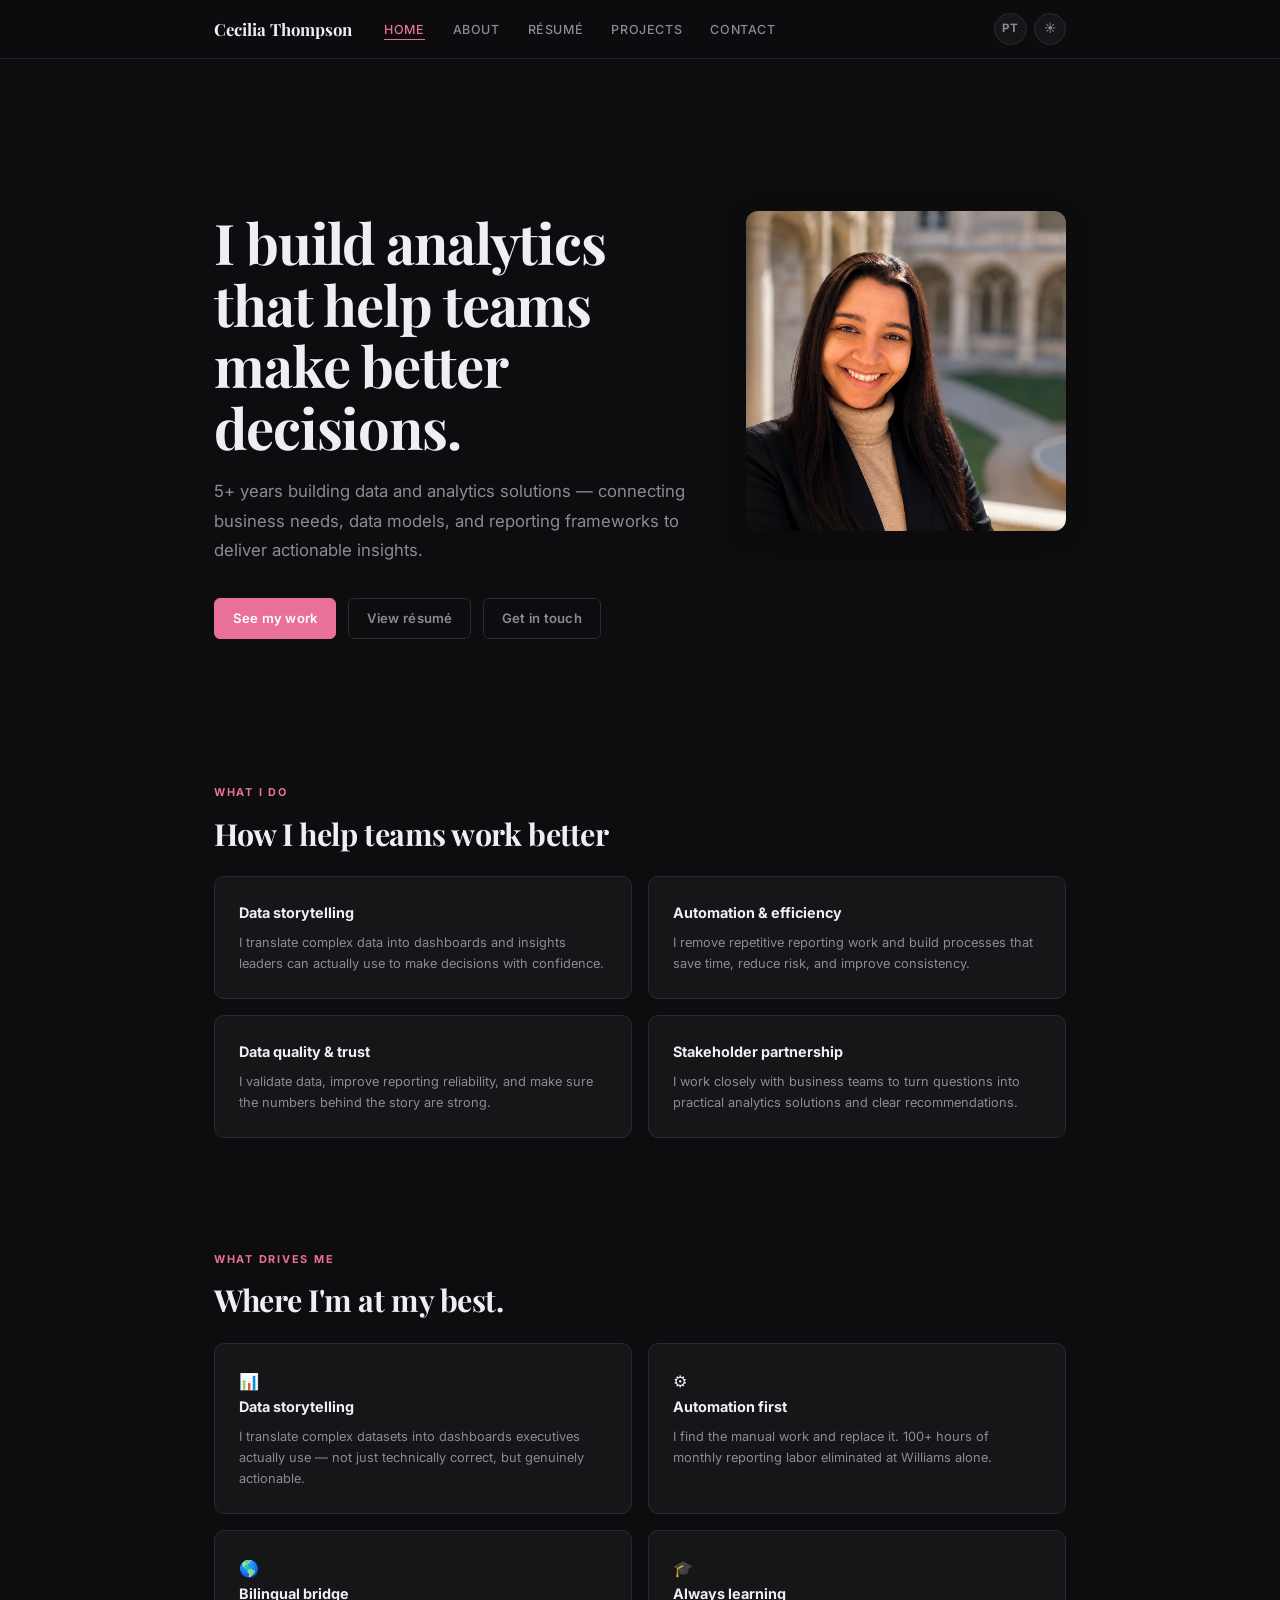
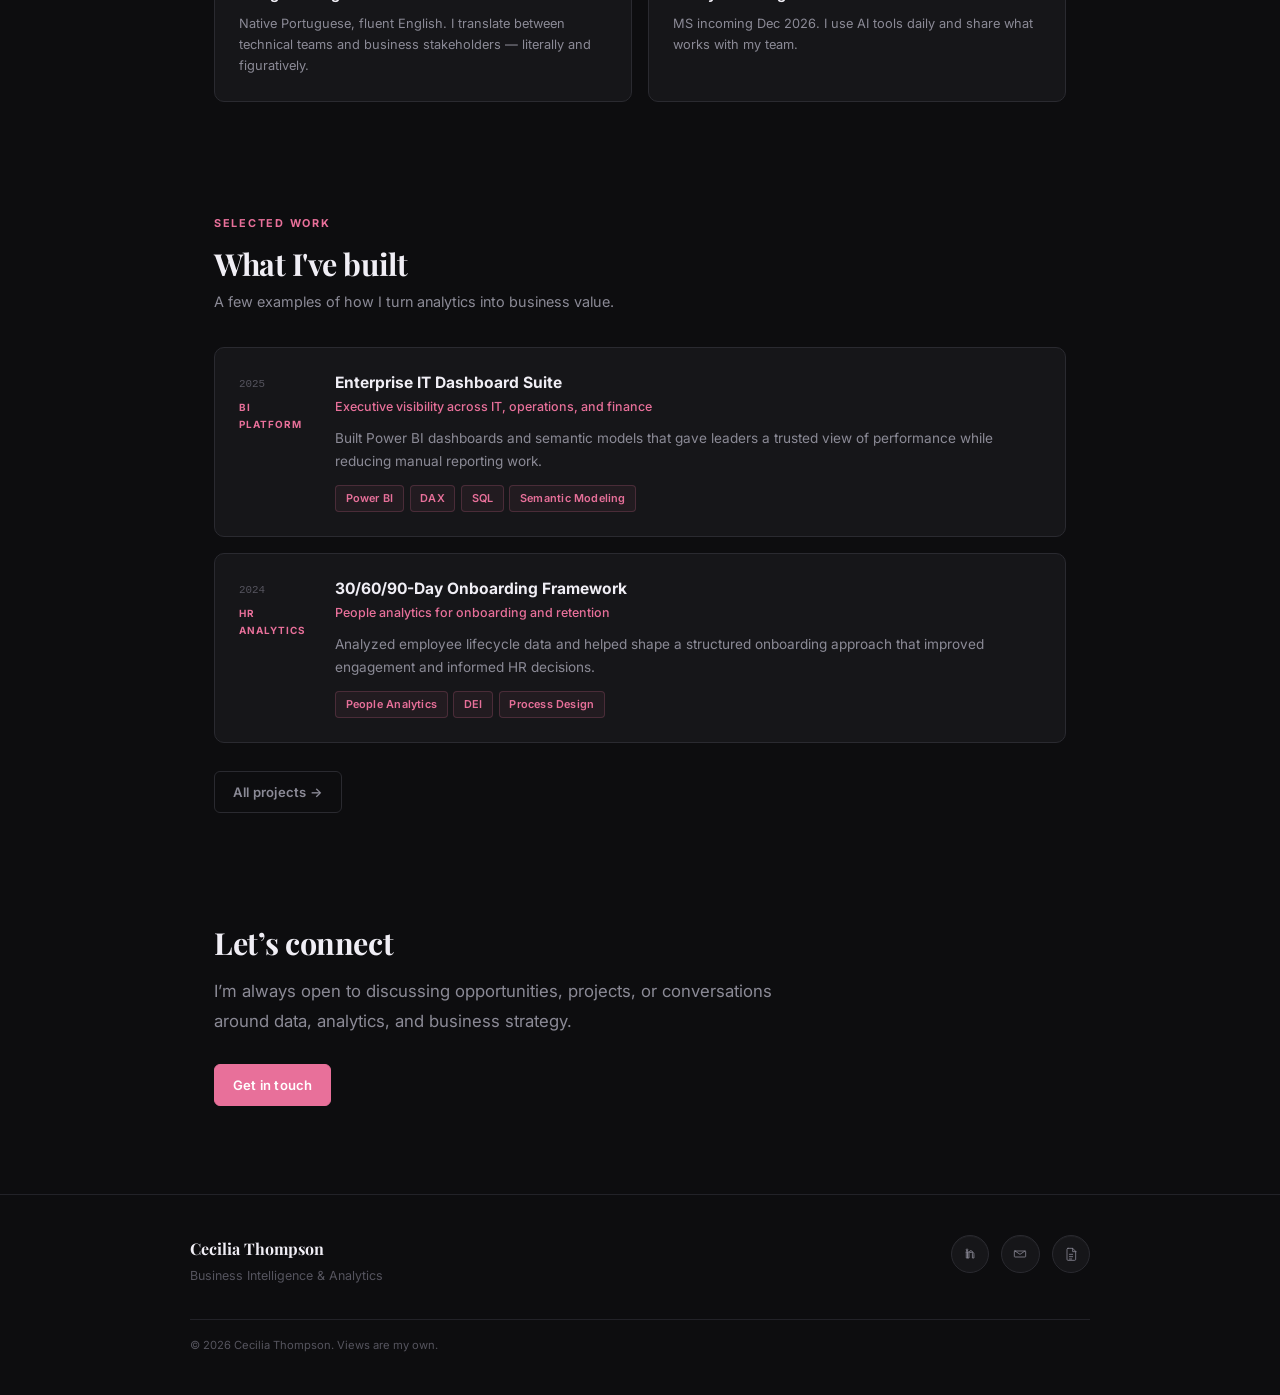
<file: index.html>
<!DOCTYPE html>
<html lang="en">
<head>
  <meta charset="UTF-8" />
  <meta name="viewport" content="width=device-width, initial-scale=1.0" />
  <title>Cecilia Thompson — BI & Analytics</title>
  <meta name="description" content="Business intelligence and analytics professional focused on data analysis, dashboards, and models that help teams make better decisions." />
  <meta property="og:title" content="Cecilia Thompson — BI & Analytics" />
  <meta property="og:description" content="Five+ years working with data analysis and building dashboards, models, and pipelines that help Fortune 500 organizations stop guessing." />
  <meta property="og:type" content="website" />
  <link rel="preconnect" href="https://fonts.googleapis.com" />
  <link rel="preconnect" href="https://fonts.gstatic.com" crossorigin />
  <link href="https://fonts.googleapis.com/css2?family=Inter:wght@400;500;600;700&family=Playfair+Display:ital,wght@0,700;1,700&display=swap" rel="stylesheet" />
  <link rel="stylesheet" href="style.css?v=6" />
</head>
<body>
<a href="#main" class="skip-link">Skip to content</a>

<nav class="nav" aria-label="Primary navigation">
  <div class="nav__inner">
    <a href="index.html" class="nav__logo">Cecilia Thompson</a>
    <ul class="nav__links" id="nav-links" role="list">
      <li><a href="index.html" class="nav__link nav__link--active" data-i18n="nav.home">Home</a></li>
      <li><a href="about.html" class="nav__link" data-i18n="nav.about">About</a></li>
      <li><a href="resume.html" class="nav__link" data-i18n="nav.resume">Résumé</a></li>
      <li><a href="projects.html" class="nav__link" data-i18n="nav.projects">Projects</a></li>
      <li><a href="contact.html" class="nav__link" data-i18n="nav.contact">Contact</a></li>
    </ul>
    <div class="nav__controls">
      <button class="nav__toggle" id="lang-toggle" aria-label="Switch language">PT</button>
      <button class="nav__toggle nav__toggle--theme" id="theme-toggle" aria-label="Toggle theme">☀</button>
    </div>
    <button class="nav__hamburger" aria-label="Open menu" aria-expanded="false" onclick="toggleNav(this)">
      <span></span><span></span><span></span>
    </button>
  </div>
</nav>

<main id="main">
  <div class="page page--wide">

    <!-- HERO -->
    <section class="hero hero--split">
      <div class="hero__text">
        <h1 data-i18n="hero.title">I build analytics that help teams make better decisions.</h1>
        <p class="lead hero__lead" data-i18n="hero.lead">5+ years building data and analytics solutions — connecting business needs, data models, and reporting frameworks to deliver actionable insights.</p>
        <div class="hero__actions">
          <a href="projects.html" class="btn btn--primary" data-i18n="btn.work">See my work</a>
          <a href="resume.html" class="btn btn--ghost" data-i18n="btn.resume">View résumé</a>
          <a href="contact.html" class="btn btn--ghost" data-i18n="btn.contact">Get in touch</a>
        </div>
      </div>
      <div class="hero__photo">
        <img src="assets/profile.png" alt="Cecilia Thompson" />
      </div>
    </section>

    <hr/>

    <!-- WHAT I DO -->
    <section class="reveal">
      <span class="eyebrow" data-i18n="skills.eyebrow">What I do</span>
      <h2 data-i18n="skills.title">How I help teams work better</h2>
      <div class="pillars" style="margin-top:1.5rem">
        <div class="pillar">
          <div class="pillar__title" data-i18n="skills.card1.title">Data storytelling</div>
          <div class="pillar__body" data-i18n="skills.card1.body">I translate complex data into dashboards and insights leaders can actually use to make decisions with confidence.</div>
        </div>
        <div class="pillar">
          <div class="pillar__title" data-i18n="skills.card2.title">Automation & efficiency</div>
          <div class="pillar__body" data-i18n="skills.card2.body">I remove repetitive reporting work and build processes that save time, reduce risk, and improve consistency.</div>
        </div>
        <div class="pillar">
          <div class="pillar__title" data-i18n="skills.card3.title">Data quality & trust</div>
          <div class="pillar__body" data-i18n="skills.card3.body">I validate data, improve reporting reliability, and make sure the numbers behind the story are strong.</div>
        </div>
        <div class="pillar">
          <div class="pillar__title" data-i18n="skills.card4.title">Stakeholder partnership</div>
          <div class="pillar__body" data-i18n="skills.card4.body">I work closely with business teams to turn questions into practical analytics solutions and clear recommendations.</div>
        </div>
      </div>
    </section>

    <hr/>

    <!-- WHAT DRIVES ME -->
    <section class="reveal">
      <span class="eyebrow" data-i18n="drives.eyebrow">What drives me</span>
      <h2 data-i18n="drives.title">Where I'm at my best.</h2>
      <div class="pillars" style="margin-top:1.5rem">
        <div class="pillar">
          <div class="pillar__icon">📊</div>
          <div class="pillar__title" data-i18n="drives.pillar1.title">Data storytelling</div>
          <div class="pillar__body" data-i18n="drives.pillar1.body">I translate complex datasets into dashboards executives actually use — not just technically correct, but genuinely actionable.</div>
        </div>
        <div class="pillar">
          <div class="pillar__icon">⚙️</div>
          <div class="pillar__title" data-i18n="drives.pillar2.title">Automation first</div>
          <div class="pillar__body" data-i18n="drives.pillar2.body">I find the manual work and replace it. 100+ hours of monthly reporting labor eliminated at Williams alone.</div>
        </div>
        <div class="pillar">
          <div class="pillar__icon">🌎</div>
          <div class="pillar__title" data-i18n="drives.pillar3.title">Bilingual bridge</div>
          <div class="pillar__body" data-i18n="drives.pillar3.body">Native Portuguese, fluent English. I translate between technical teams and business stakeholders — literally and figuratively.</div>
        </div>
        <div class="pillar">
          <div class="pillar__icon">🎓</div>
          <div class="pillar__title" data-i18n="drives.pillar4.title">Always learning</div>
          <div class="pillar__body" data-i18n="drives.pillar4.body">MS incoming Dec 2026. I use AI tools daily and share what works with my team.</div>
        </div>
      </div>
    </section>

    <hr/>

    <!-- SELECTED WORK -->
    <section class="reveal">
      <span class="eyebrow" data-i18n="work.eyebrow">Selected work</span>
      <h2 data-i18n="work.title">What I've built</h2>
      <p class="section__sub" data-i18n="work.sub">A few examples of how I turn analytics into business value.</p>

      <div class="proj-list" style="margin-top:2rem">

        <a class="proj-item proj-item--link" href="projects.html#enterprise-it-dashboard-suite">
          <div class="proj-meta">
            <div class="proj-year">2025</div>
            <div class="proj-cat" data-i18n="work.card1.cat">BI Platform</div>
          </div>
          <div>
            <div class="proj-title" data-i18n="work.card1.title">Enterprise IT Dashboard Suite</div>
            <div class="proj-kicker" data-i18n="work.card1.kicker">Executive visibility across IT, operations, and finance</div>
            <div class="proj-desc" data-i18n="work.card1.desc">Built Power BI dashboards and semantic models that gave leaders a trusted view of performance while reducing manual reporting work.</div>
            <div class="proj-tags"><span class="tag">Power BI</span><span class="tag">DAX</span><span class="tag">SQL</span><span class="tag">Semantic Modeling</span></div>
          </div>
        </a>

        <a class="proj-item proj-item--link" href="projects.html#onboarding-framework">
          <div class="proj-meta">
            <div class="proj-year">2024</div>
            <div class="proj-cat" data-i18n="work.card2.cat">HR Analytics</div>
          </div>
          <div>
            <div class="proj-title" data-i18n="work.card2.title">30/60/90-Day Onboarding Framework</div>
            <div class="proj-kicker" data-i18n="work.card2.kicker">People analytics for onboarding and retention</div>
            <div class="proj-desc" data-i18n="work.card2.desc">Analyzed employee lifecycle data and helped shape a structured onboarding approach that improved engagement and informed HR decisions.</div>
            <div class="proj-tags"><span class="tag">People Analytics</span><span class="tag">DEI</span><span class="tag">Process Design</span></div>
          </div>
        </a>

      </div>

      <div style="margin-top:1.75rem">
        <a href="projects.html" class="btn btn--ghost">All projects →</a>
      </div>
    </section>

    <hr/>

    <!-- CTA -->
    <section class="reveal" style="padding-bottom:1rem">
      <h2 data-i18n="cta.title">Let’s connect</h2>
      <p class="lead" style="margin:1rem 0 1.75rem" data-i18n="cta.body">I’m always open to discussing opportunities, projects, or conversations around data, analytics, and business strategy.</p>
      <a href="contact.html" class="btn btn--primary" data-i18n="cta.button">Get in touch</a>
    </section>

  </div>
</main>

<footer class="footer" aria-label="Site footer">
  <div class="footer__inner">
    <div class="footer__left">
      <div class="footer__name" data-i18n="footer.name">Cecilia Thompson</div>
      <div class="footer__tagline" data-i18n="footer.tagline">Business Intelligence & Analytics</div>
    </div>
    <div class="footer__links">
      <a href="https://www.linkedin.com/in/cecilia-t-38b101208/" target="_blank" rel="noopener" class="footer__icon" aria-label="LinkedIn">
        <svg viewBox="0 0 24 24" aria-hidden="true">
          <path d="M6.4 9.1h2.3V18H6.4V9.1Zm1.15-1.95a1.33 1.33 0 1 1 0-2.66 1.33 1.33 0 0 1 0 2.66ZM10.8 9.1h2.2v1.18h.03c.3-.58 1.04-1.18 2.15-1.18 2.3 0 2.74 1.5 2.74 3.46V18h-2.3v-7.15c0-1.7-.03-3.88-2.35-3.88-2.36 0-2.72 1.84-2.72 3.74V18h-2.3V9.1Z"/>
        </svg>
      </a>
      <a href="contact.html" class="footer__icon" aria-label="Contact">
        <svg viewBox="0 0 24 24" aria-hidden="true">
          <path d="M4.5 7.5h15a1 1 0 0 1 1 1v7a1 1 0 0 1-1 1h-15a1 1 0 0 1-1-1v-7a1 1 0 0 1 1-1Z"/>
          <path d="m4.5 7.5 7.5 5 7.5-5"/>
        </svg>
      </a>
      <a href="resume.html" class="footer__icon" aria-label="Résumé">
        <svg viewBox="0 0 24 24" aria-hidden="true">
          <path d="M7.5 3.5h7l4.5 4.5V20a1.5 1.5 0 0 1-1.5 1.5H7.5A1.5 1.5 0 0 1 6 20V5A1.5 1.5 0 0 1 7.5 3.5Z"/>
          <path d="M14.5 3.5v5h5"/>
          <path d="M9.5 12.5h5M9.5 16h5M9.5 19.5h3.5"/>
        </svg>
      </a>
    </div>
  </div>
  <p class="footer__copy" data-i18n="footer.copy">© 2026 Cecilia Thompson. Views are my own.</p>
</footer>

<script>
function toggleNav(btn){var links=document.getElementById("nav-links");var open=links.classList.toggle("nav__links--open");btn.setAttribute("aria-expanded",String(open));btn.setAttribute("aria-label",open?"Close menu":"Open menu");}
(function(){if("IntersectionObserver" in window){var obs=new IntersectionObserver(function(entries){entries.forEach(function(e){if(e.isIntersecting){e.target.classList.add("reveal--visible");obs.unobserve(e.target);}});},{threshold:0.08,rootMargin:"0px 0px -24px 0px"});document.querySelectorAll(".reveal").forEach(function(el){obs.observe(el);});}else{document.querySelectorAll(".reveal").forEach(function(el){el.classList.add("reveal--visible");});}})();
</script>
<script>
const translations = {
  en: {
    'nav.home': 'Home',
    'nav.about': 'About',
    'nav.resume': 'Résumé',
    'nav.projects': 'Projects',
    'nav.contact': 'Contact',
    'hero.title': 'I build analytics that help teams make better decisions.',
    'hero.lead': '5+ years building data and analytics solutions — connecting business needs, data models, and reporting frameworks to deliver actionable insights.',
    'btn.work': 'See my work',
    'btn.resume': 'View résumé',
    'btn.contact': 'Get in touch',
    'skills.eyebrow': 'What I do',
    'skills.title': 'How I help teams work better',
    'skills.card1.title': 'Data storytelling',
    'skills.card1.body': 'I translate complex data into dashboards and insights leaders can actually use to make decisions with confidence.',
    'skills.card2.title': 'Automation & efficiency',
    'skills.card2.body': 'I remove repetitive reporting work and build processes that save time, reduce risk, and improve consistency.',
    'skills.card3.title': 'Data quality & trust',
    'skills.card3.body': 'I validate data, improve reporting reliability, and make sure the numbers behind the story are strong.',
    'skills.card4.title': 'Stakeholder partnership',
    'skills.card4.body': 'I work closely with business teams to turn questions into practical analytics solutions and clear recommendations.',
    'drives.eyebrow': 'What drives me',
    'drives.title': 'Where I\'m at my best.',
    'drives.pillar1.title': 'Data storytelling',
    'drives.pillar1.body': 'I translate complex datasets into dashboards executives actually use — not just technically correct, but genuinely actionable.',
    'drives.pillar2.title': 'Automation first',
    'drives.pillar2.body': 'I find the manual work and replace it. 100+ hours of monthly reporting labor eliminated at Williams alone.',
    'drives.pillar3.title': 'Bilingual bridge',
    'drives.pillar3.body': 'Native Portuguese, fluent English. I translate between technical teams and business stakeholders — literally and figuratively.',
    'drives.pillar4.title': 'Always learning',
    'drives.pillar4.body': 'MS incoming Dec 2026. I use AI tools daily and share what works with my team.',
    'work.eyebrow': 'Selected work',
    'work.title': "What I've built",
    'work.sub': 'A few examples of how I turn analytics into business value.',
    'work.card1.cat': 'BI Platform',
    'work.card1.title': 'Enterprise IT Dashboard Suite',
    'work.card1.kicker': 'Executive visibility across IT, operations, and finance',
    'work.card1.desc': 'Built Power BI dashboards and semantic models that gave leaders a trusted view of performance while reducing manual reporting work.',
    'work.card2.cat': 'HR Analytics',
    'work.card2.title': '30/60/90-Day Onboarding Framework',
    'work.card2.kicker': 'People analytics for onboarding and retention',
    'work.card2.desc': 'Analyzed employee lifecycle data and helped shape a structured onboarding approach that improved engagement and informed HR decisions.',
    'cta.title': 'Let’s connect',
    'cta.body': 'I’m always open to discussing opportunities, projects, or conversations around data, analytics, and business strategy.',
    'cta.button': 'Get in touch',
    'footer.name': 'Cecilia Thompson',
    'footer.tagline': 'Business Intelligence & Analytics',
    'footer.copy': '© 2026 Cecilia Thompson. Views are my own.'
  },
  pt: {
    'nav.home': 'Início',
    'nav.about': 'Sobre',
    'nav.resume': 'Currículo',
    'nav.projects': 'Projetos',
    'nav.contact': 'Contato',
    'hero.title': 'Eu construo análises que ajudam equipes a tomar melhores decisões.',
    'hero.lead': 'Mais de 5 anos construindo soluções de dados e analytics — conectando necessidades de negócio, modelos de dados e frameworks de relatórios para entregar insights acionáveis.',
    'btn.work': 'Veja meu trabalho',
    'btn.resume': 'Ver currículo',
    'btn.contact': 'Entre em contato',
    'skills.eyebrow': 'O que faço',
    'skills.title': 'Como ajudo equipes a trabalhar melhor',
    'skills.card1.title': 'Narrativa com dados',
    'skills.card1.body': 'Traduzo dados complexos em dashboards e insights que líderes conseguem usar para tomar decisões com confiança.',
    'skills.card2.title': 'Automação e eficiência',
    'skills.card2.body': 'Elimino trabalho manual recorrente e construo processos que economizam tempo, reduzem riscos e melhoram a consistência.',
    'skills.card3.title': 'Qualidade e confiança dos dados',
    'skills.card3.body': 'Valido dados, aumento a confiabilidade dos relatórios e garanto que os números por trás da narrativa sejam sólidos.',
    'skills.card4.title': 'Parceria com stakeholders',
    'skills.card4.body': 'Trabalho em parceria com equipes de negócio para transformar perguntas em soluções analíticas práticas e recomendações claras.',
    'drives.eyebrow': 'O que me motiva',
    'drives.title': 'Onde sou melhor.',
    'drives.pillar1.title': 'Narrativa com dados',
    'drives.pillar1.body': 'Traduzo datasets complexos em dashboards que executivos realmente usam — não apenas tecnicamente corretos, mas genuinamente acionáveis.',
    'drives.pillar2.title': 'Automação primeiro',
    'drives.pillar2.body': 'Encontro o trabalho manual e o substituo. Mais de 100 horas de trabalho mensal de relatórios eliminadas só na Williams.',
    'drives.pillar3.title': 'Ponte bilíngue',
    'drives.pillar3.body': 'Português nativo, inglês fluente. Traduzo entre equipes técnicas e stakeholders de negócio — literal e figurativamente.',
    'drives.pillar4.title': 'Sempre aprendendo',
    'drives.pillar4.body': 'Mestrado previsto para dez/2026. Uso ferramentas de IA diariamente e compartilho o que funciona com minha equipe.',
    'work.eyebrow': 'Trabalho selecionado',
    'work.title': 'O que eu construí',
    'work.sub': 'Alguns exemplos de como transformo analytics em valor para o negócio.',
    'work.card1.cat': 'Plataforma BI',
    'work.card1.title': 'Enterprise IT Dashboard Suite',
    'work.card1.kicker': 'Visibilidade executiva para TI, operações e finanças',
    'work.card1.desc': 'Construí dashboards e modelos semânticos em Power BI que deram aos líderes uma visão confiável do desempenho e reduziram o trabalho manual de relatórios.',
    'work.card2.cat': 'Analytics de RH',
    'work.card2.title': 'Framework de 30/60/90 dias',
    'work.card2.kicker': 'Analytics de pessoas para onboarding e retenção',
    'work.card2.desc': 'Analisei dados do ciclo de vida dos colaboradores e ajudei a estruturar uma abordagem de onboarding que melhorou o engajamento e apoiou decisões de RH.',
    'cta.title': 'Vamos conversar',
    'cta.body': 'Estou sempre aberta a discutir oportunidades, projetos ou conversas sobre dados, analytics e estratégia de negócio.',
    'cta.button': 'Entre em contato',
    'footer.name': 'Cecilia Thompson',
    'footer.tagline': 'Business Intelligence & Analytics',
    'footer.copy': '© 2026 Cecilia Thompson. Todos os direitos reservados.'
  }
};

const savedLang = localStorage.getItem('site-lang') || 'en';
const savedTheme = localStorage.getItem('site-theme') || 'dark';

function applyTranslation(lang) {
  document.documentElement.lang = lang;
  document.querySelectorAll('[data-i18n]').forEach(el => {
    const key = el.getAttribute('data-i18n');
    if (translations[lang] && translations[lang][key]) {
      el.textContent = translations[lang][key];
    }
  });
  const langToggle = document.getElementById('lang-toggle');
  if (langToggle) langToggle.textContent = lang === 'en' ? 'PT' : 'EN';
}

function applyTheme(theme) {
  document.body.setAttribute('data-theme', theme);
  const themeToggle = document.getElementById('theme-toggle');
  if (themeToggle) themeToggle.textContent = theme === 'dark' ? '☀' : '☾';
}

function toggleLanguage() {
  const current = document.documentElement.lang === 'pt' ? 'pt' : 'en';
  const next = current === 'en' ? 'pt' : 'en';
  localStorage.setItem('site-lang', next);
  applyTranslation(next);
}

function toggleTheme() {
  const current = document.body.getAttribute('data-theme') === 'light' ? 'light' : 'dark';
  const next = current === 'dark' ? 'light' : 'dark';
  localStorage.setItem('site-theme', next);
  applyTheme(next);
}

document.addEventListener('DOMContentLoaded', function () {
  applyTranslation(savedLang);
  applyTheme(savedTheme);
  document.getElementById('lang-toggle')?.addEventListener('click', toggleLanguage);
  document.getElementById('theme-toggle')?.addEventListener('click', toggleTheme);
});
</script>
</body>
</html>
</file>
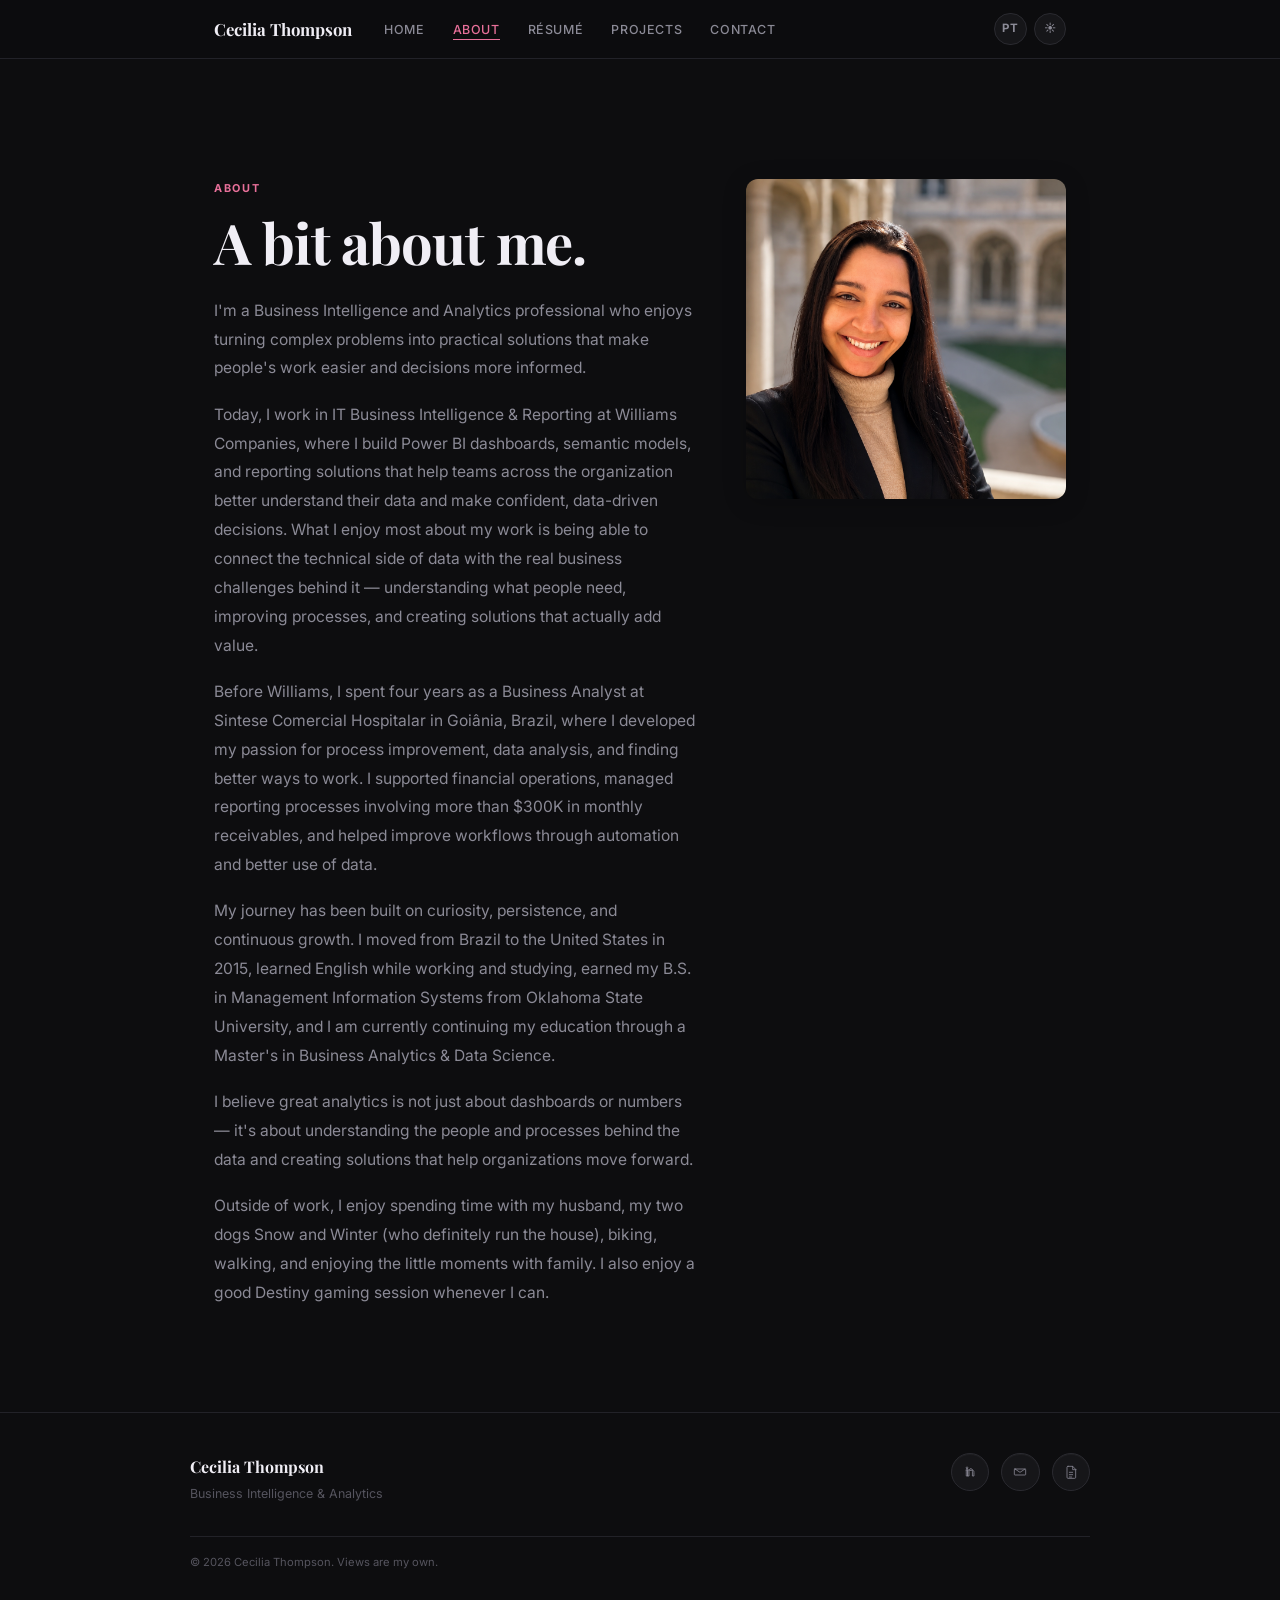
<file: about.html>
<!DOCTYPE html>
<html lang="en">
<head>
  <meta charset="UTF-8" />
  <meta name="viewport" content="width=device-width, initial-scale=1.0" />
  <title>About · Cecilia Thompson</title>
  <meta name="description" content="The longer, more personal story — from Brazil to Fortune 500." />
  <link rel="preconnect" href="https://fonts.googleapis.com" />
  <link rel="preconnect" href="https://fonts.gstatic.com" crossorigin />
  <link href="https://fonts.googleapis.com/css2?family=Inter:wght@400;500;600;700&family=Playfair+Display:ital,wght@0,700;1,700&display=swap" rel="stylesheet" />
  <link rel="stylesheet" href="style.css?v=6" />
</head>
<body>
<a href="#main" class="skip-link">Skip to content</a>

<nav class="nav" aria-label="Primary navigation">
  <div class="nav__inner">
    <a href="index.html" class="nav__logo">Cecilia Thompson</a>
    <ul class="nav__links" id="nav-links" role="list">
      <li><a href="index.html" class="nav__link" data-i18n="nav.home">Home</a></li>
      <li><a href="about.html" class="nav__link nav__link--active" data-i18n="nav.about">About</a></li>
      <li><a href="resume.html" class="nav__link" data-i18n="nav.resume">Résumé</a></li>
      <li><a href="projects.html" class="nav__link" data-i18n="nav.projects">Projects</a></li>
      <li><a href="contact.html" class="nav__link" data-i18n="nav.contact">Contact</a></li>
    </ul>
    <div class="nav__controls">
      <button class="nav__toggle" id="lang-toggle" aria-label="Switch language">PT</button>
      <button class="nav__toggle nav__toggle--theme" id="theme-toggle" aria-label="Toggle theme">☀</button>
    </div>
    <button class="nav__hamburger" aria-label="Open menu" aria-expanded="false" onclick="toggleNav(this)">
      <span></span><span></span><span></span>
    </button>
  </div>
</nav>

<main id="main">
  <div class="page page--wide">

    <section class="hero hero--split" style="padding-top:3rem;padding-bottom:2rem">
      <div class="hero__text">
        <span class="eyebrow" data-i18n="about.eyebrow">About</span>
        <h1 data-i18n="about.title">A bit about me.</h1>
        <div class="prose" style="margin-top:1.5rem">
          <p data-i18n="about.p1">I'm a Business Intelligence and Analytics professional who enjoys turning complex problems into practical solutions that make people's work easier and decisions more informed.</p>
          <p data-i18n="about.p2">Today, I work in IT Business Intelligence & Reporting at Williams Companies, where I build Power BI dashboards, semantic models, and reporting solutions that help teams across the organization better understand their data and make confident, data-driven decisions. What I enjoy most about my work is being able to connect the technical side of data with the real business challenges behind it — understanding what people need, improving processes, and creating solutions that actually add value.</p>
          <p data-i18n="about.p3">Before Williams, I spent four years as a Business Analyst at Sintese Comercial Hospitalar in Goiânia, Brazil, where I developed my passion for process improvement, data analysis, and finding better ways to work. I supported financial operations, managed reporting processes involving more than $300K in monthly receivables, and helped improve workflows through automation and better use of data.</p>
          <p data-i18n="about.p4">My journey has been built on curiosity, persistence, and continuous growth. I moved from Brazil to the United States in 2015, learned English while working and studying, earned my B.S. in Management Information Systems from Oklahoma State University, and I am currently continuing my education through a Master's in Business Analytics & Data Science.</p>
          <p data-i18n="about.p5">I believe great analytics is not just about dashboards or numbers — it's about understanding the people and processes behind the data and creating solutions that help organizations move forward.</p>
          <p data-i18n="about.p6">Outside of work, I enjoy spending time with my husband, my two dogs Snow and Winter (who definitely run the house), biking, walking, and enjoying the little moments with family. I also enjoy a good Destiny gaming session whenever I can.</p>
        </div>
      </div>
      <div class="hero__photo">
        <img src="assets/profile.png" alt="Cecilia Thompson" />
      </div>
    </section>


  </div>
</main>

<footer class="footer" aria-label="Site footer">
  <div class="footer__inner">
    <div class="footer__left">
      <div class="footer__name" data-i18n="footer.name">Cecilia Thompson</div>
      <div class="footer__tagline" data-i18n="footer.tagline">Business Intelligence & Analytics</div>
    </div>
    <div class="footer__links">
      <a href="https://www.linkedin.com/in/cecilia-t-38b101208/" target="_blank" rel="noopener" class="footer__icon" aria-label="LinkedIn">
        <svg viewBox="0 0 24 24" aria-hidden="true">
          <path d="M6.4 9.1h2.3V18H6.4V9.1Zm1.15-1.95a1.33 1.33 0 1 1 0-2.66 1.33 1.33 0 0 1 0 2.66ZM10.8 9.1h2.2v1.18h.03c.3-.58 1.04-1.18 2.15-1.18 2.3 0 2.74 1.5 2.74 3.46V18h-2.3v-7.15c0-1.7-.03-3.88-2.35-3.88-2.36 0-2.72 1.84-2.72 3.74V18h-2.3V9.1Z"/>
        </svg>
      </a>
      <a href="contact.html" class="footer__icon" aria-label="Contact">
        <svg viewBox="0 0 24 24" aria-hidden="true">
          <path d="M4.5 7.5h15a1 1 0 0 1 1 1v7a1 1 0 0 1-1 1h-15a1 1 0 0 1-1-1v-7a1 1 0 0 1 1-1Z"/>
          <path d="m4.5 7.5 7.5 5 7.5-5"/>
        </svg>
      </a>
      <a href="resume.html" class="footer__icon" aria-label="Résumé">
        <svg viewBox="0 0 24 24" aria-hidden="true">
          <path d="M7.5 3.5h7l4.5 4.5V20a1.5 1.5 0 0 1-1.5 1.5H7.5A1.5 1.5 0 0 1 6 20V5A1.5 1.5 0 0 1 7.5 3.5Z"/>
          <path d="M14.5 3.5v5h5"/>
          <path d="M9.5 12.5h5M9.5 16h5M9.5 19.5h3.5"/>
        </svg>
      </a>
    </div>
  </div>
  <p class="footer__copy" data-i18n="footer.copy">© 2026 Cecilia Thompson. Views are my own.</p>
</footer>

<script>
function toggleNav(btn){var links=document.getElementById("nav-links");var open=links.classList.toggle("nav__links--open");btn.setAttribute("aria-expanded",String(open));btn.setAttribute("aria-label",open?"Close menu":"Open menu");}
(function(){if("IntersectionObserver" in window){var obs=new IntersectionObserver(function(entries){entries.forEach(function(e){if(e.isIntersecting){e.target.classList.add("reveal--visible");obs.unobserve(e.target);}});},{threshold:0.08,rootMargin:"0px 0px -24px 0px"});document.querySelectorAll(".reveal").forEach(function(el){obs.observe(el);});}else{document.querySelectorAll(".reveal").forEach(function(el){el.classList.add("reveal--visible");});}})();
</script>
<script>
const translations = {
  en: {
    'nav.home': 'Home',
    'nav.about': 'About',
    'nav.resume': 'Résumé',
    'nav.projects': 'Projects',
    'nav.contact': 'Contact',
    'about.eyebrow': 'About',
    'about.title': 'A bit about me.',
    'about.p1': 'I\'m a Business Intelligence and Analytics professional who enjoys turning complex problems into practical solutions that make people\'s work easier and decisions more informed.',
    'about.p2': 'Today, I work in IT Business Intelligence & Reporting at Williams Companies, where I build Power BI dashboards, semantic models, and reporting solutions that help teams across the organization better understand their data and make confident, data-driven decisions. What I enjoy most about my work is being able to connect the technical side of data with the real business challenges behind it — understanding what people need, improving processes, and creating solutions that actually add value.',
    'about.p3': 'Before Williams, I spent four years as a Business Analyst at Sintese Comercial Hospitalar in Goiânia, Brazil, where I developed my passion for process improvement, data analysis, and finding better ways to work. I supported financial operations, managed reporting processes involving more than $300K in monthly receivables, and helped improve workflows through automation and better use of data.',
    'about.p4': 'My journey has been built on curiosity, persistence, and continuous growth. I moved from Brazil to the United States in 2015, learned English while working and studying, earned my B.S. in Management Information Systems from Oklahoma State University, and I am currently continuing my education through a Master\'s in Business Analytics & Data Science.',
    'about.p5': 'I believe great analytics is not just about dashboards or numbers — it\'s about understanding the people and processes behind the data and creating solutions that help organizations move forward.',
    'about.p6': 'Outside of work, I enjoy spending time with my husband, my two dogs Snow and Winter (who definitely run the house), biking, walking, and enjoying the little moments with family. I also enjoy a good Destiny gaming session whenever I can.',
    'about.drives.eyebrow': 'What drives me',
    'about.drives.title': 'Where I\'m at my best.',
    'about.pillar1.title': 'Data storytelling',
    'about.pillar1.body': 'I translate complex datasets into dashboards executives actually use — not just technically correct, but genuinely actionable.',
    'about.pillar2.title': 'Automation first',
    'about.pillar2.body': 'I find the manual work and replace it. 100+ hours of monthly reporting labor eliminated at Williams alone.',
    'about.pillar3.title': 'Bilingual bridge',
    'about.pillar3.body': 'Native Portuguese, fluent English. I translate between technical teams and business stakeholders — literally and figuratively.',
    'about.pillar4.title': 'Always learning',
    'about.pillar4.body': 'MS incoming Dec 2026. I use AI tools daily and share what works with my team.',
    'about.edu.eyebrow': 'Education',
    'about.edu.title': 'Oklahoma State University.',
    'about.edu.sub': 'Both degrees earned — and being earned — in Stillwater, OK.',
    'about.edu.ms.deg': 'M.S. Business Analytics & Data Science',
    'about.edu.ms.school': 'Oklahoma State University',
    'about.edu.ms.meta': 'Stillwater, OK · Spears School of Business',
    'about.edu.ms.status': 'In progress · Dec 2026',
    'about.edu.bs.deg': 'B.S. Management Information Systems',
    'about.edu.bs.school': 'Oklahoma State University',
    'about.edu.bs.meta': 'Stillwater, OK · 2020 – 2024',
    'about.edu.bs.status': 'Completed · 2024',
    'about.cta.lead': 'Want to see where I\'ve worked or what I\'ve built?',
    'about.cta.resume': 'View résumé',
    'about.cta.projects': 'See projects',
    'about.cta.contact': 'Get in touch',
    'footer.name': 'Cecilia Thompson',
    'footer.tagline': 'Business Intelligence & Analytics',
    'footer.copy': '© 2026 Cecilia Thompson. Views are my own.'
  },
  pt: {
    'nav.home': 'Início',
    'nav.about': 'Sobre',
    'nav.resume': 'Currículo',
    'nav.projects': 'Projetos',
    'nav.contact': 'Contato',
    'about.eyebrow': 'Sobre',
    'about.title': 'Um pouco sobre mim.',
    'about.p1': 'Sou uma profissional de Business Intelligence e Analytics que gosta de transformar problemas complexos em soluções práticas que facilitam o trabalho das pessoas e tornam as decisões mais informadas.',
    'about.p2': 'Hoje, trabalho em IT Business Intelligence & Reporting na Williams Companies, onde construo dashboards em Power BI, modelos semânticos e soluções de relatórios que ajudam equipes de toda a organização a entender melhor seus dados e tomar decisões confiantes baseadas em dados. O que mais gosto no meu trabalho é poder conectar o lado técnico dos dados com os desafios reais de negócio — entender o que as pessoas precisam, melhorar processos e criar soluções que realmente agregam valor.',
    'about.p3': 'Antes da Williams, passei quatro anos como Analista de Negócios na Síntese Comercial Hospitalar em Goiânia, Brasil, onde desenvolvi minha paixão por melhoria de processos, análise de dados e encontrar melhores formas de trabalhar. Apoiei operações financeiras, gerenciei processos de relatórios envolvendo mais de R$1,5M em recebíveis mensais e ajudei a melhorar fluxos de trabalho através de automação e melhor uso dos dados.',
    'about.p4': 'Minha trajetória foi construída com curiosidade, persistência e crescimento contínuo. Mudei do Brasil para os Estados Unidos em 2015, aprendi inglês enquanto trabalhava e estudava, conquistei meu bacharelado em Sistemas de Informação Gerencial na Oklahoma State University, e atualmente continuo minha formação através de um mestrado em Business Analytics & Data Science.',
    'about.p5': 'Acredito que uma boa análise de dados não se resume a dashboards ou números — trata-se de entender as pessoas e processos por trás dos dados e criar soluções que ajudem as organizações a avançar.',
    'about.p6': 'Fora do trabalho, gosto de passar tempo com meu marido, meus dois cachorros Snow e Winter (que definitivamente mandam na casa), andar de bicicleta, caminhar e aproveitar os pequenos momentos com a família. Também gosto de uma boa sessão de Destiny sempre que posso.',
    'about.drives.eyebrow': 'O que me motiva',
    'about.drives.title': 'Onde sou melhor.',
    'about.pillar1.title': 'Narrativa com dados',
    'about.pillar1.body': 'Traduzo datasets complexos em dashboards que executivos realmente usam — não apenas tecnicamente corretos, mas genuinamente acionáveis.',
    'about.pillar2.title': 'Automação primeiro',
    'about.pillar2.body': 'Encontro o trabalho manual e o substituo. Mais de 100 horas de trabalho mensal de relatórios eliminadas só na Williams.',
    'about.pillar3.title': 'Ponte bilíngue',
    'about.pillar3.body': 'Português nativo, inglês fluente. Traduzo entre equipes técnicas e stakeholders de negócio — literal e figurativamente.',
    'about.pillar4.title': 'Sempre aprendendo',
    'about.pillar4.body': 'Mestrado previsto para dez/2026. Uso ferramentas de IA diariamente e compartilho o que funciona com minha equipe.',
    'about.edu.eyebrow': 'Educação',
    'about.edu.title': 'Oklahoma State University.',
    'about.edu.sub': 'Ambos os diplomas conquistados — e sendo conquistados — em Stillwater, OK.',
    'about.edu.ms.deg': 'M.S. Business Analytics & Data Science',
    'about.edu.ms.school': 'Oklahoma State University',
    'about.edu.ms.meta': 'Stillwater, OK · Spears School of Business',
    'about.edu.ms.status': 'Em andamento · Dez 2026',
    'about.edu.bs.deg': 'B.S. Management Information Systems',
    'about.edu.bs.school': 'Oklahoma State University',
    'about.edu.bs.meta': 'Stillwater, OK · 2020 – 2024',
    'about.edu.bs.status': 'Concluído · 2024',
    'about.cta.lead': 'Quer ver onde trabalhei ou o que construí?',
    'about.cta.resume': 'Ver currículo',
    'about.cta.projects': 'Ver projetos',
    'about.cta.contact': 'Entre em contato',
    'footer.name': 'Cecilia Thompson',
    'footer.tagline': 'Business Intelligence & Analytics',
    'footer.copy': '© 2026 Cecilia Thompson. Todos os direitos reservados.'
  }
};

const savedLang = localStorage.getItem('site-lang') || 'en';
const savedTheme = localStorage.getItem('site-theme') || 'dark';

function applyTranslation(lang) {
  document.documentElement.lang = lang;
  document.querySelectorAll('[data-i18n]').forEach(el => {
    const key = el.getAttribute('data-i18n');
    if (translations[lang] && translations[lang][key]) {
      el.textContent = translations[lang][key];
    }
  });
  const langToggle = document.getElementById('lang-toggle');
  if (langToggle) langToggle.textContent = lang === 'en' ? 'PT' : 'EN';
}

function applyTheme(theme) {
  document.body.setAttribute('data-theme', theme);
  const themeToggle = document.getElementById('theme-toggle');
  if (themeToggle) themeToggle.textContent = theme === 'dark' ? '☀' : '☾';
}

function toggleLanguage() {
  const current = document.documentElement.lang === 'pt' ? 'pt' : 'en';
  const next = current === 'en' ? 'pt' : 'en';
  localStorage.setItem('site-lang', next);
  applyTranslation(next);
}

function toggleTheme() {
  const current = document.body.getAttribute('data-theme') === 'light' ? 'light' : 'dark';
  const next = current === 'dark' ? 'light' : 'dark';
  localStorage.setItem('site-theme', next);
  applyTheme(next);
}

document.addEventListener('DOMContentLoaded', function () {
  applyTranslation(savedLang);
  applyTheme(savedTheme);
  document.getElementById('lang-toggle')?.addEventListener('click', toggleLanguage);
  document.getElementById('theme-toggle')?.addEventListener('click', toggleTheme);
});
</script>
</body>
</html>
</file>
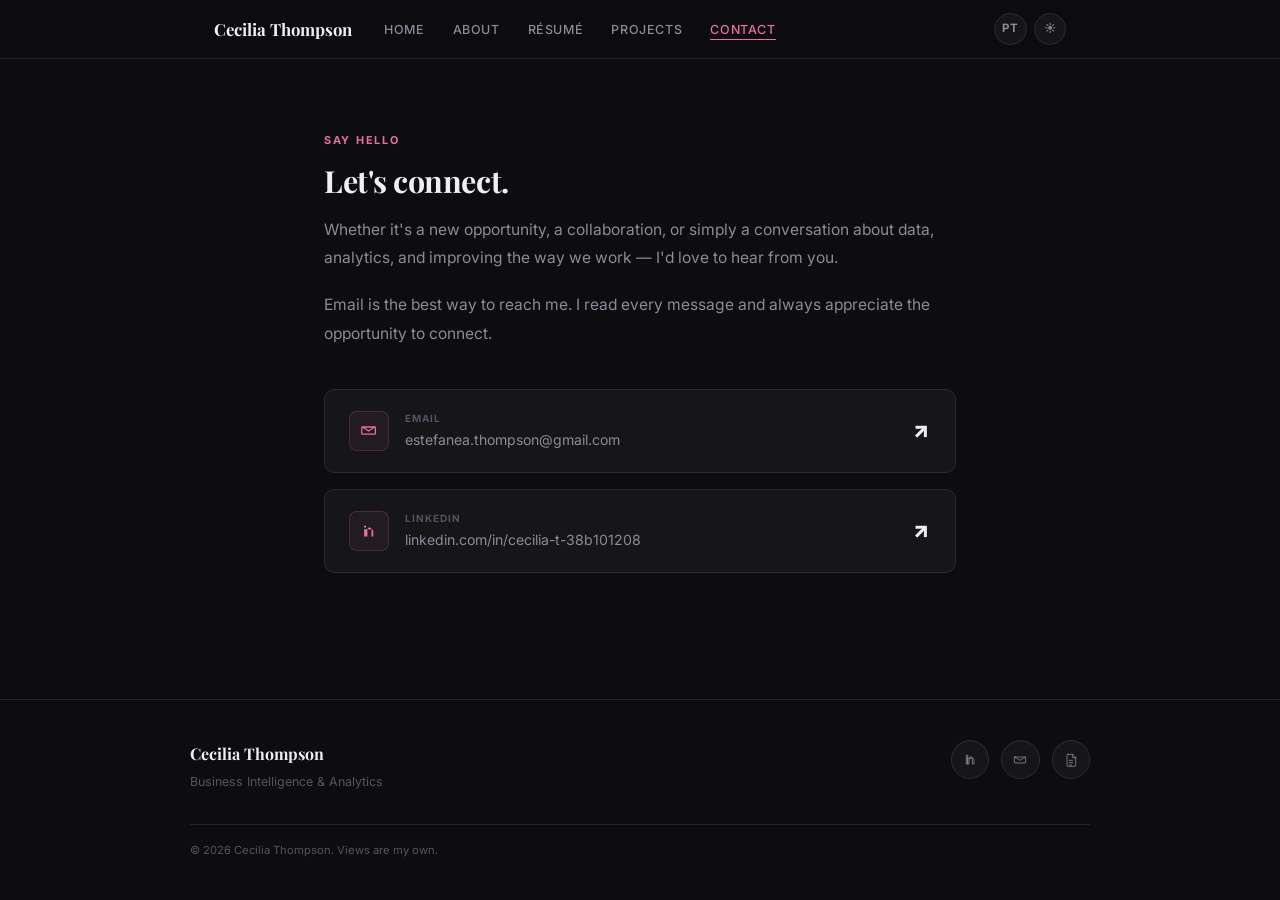
<file: contact.html>
<!DOCTYPE html>
<html lang="en">
<head>
  <meta charset="UTF-8" />
  <meta name="viewport" content="width=device-width, initial-scale=1.0" />
  <title>Contact · Cecilia Thompson</title>
  <meta name="description" content="Get in touch with Cecilia Thompson." />
  <link rel="preconnect" href="https://fonts.googleapis.com" />
  <link rel="preconnect" href="https://fonts.gstatic.com" crossorigin />
  <link href="https://fonts.googleapis.com/css2?family=Inter:wght@400;500;600;700&family=Playfair+Display:ital,wght@0,700;1,700&display=swap" rel="stylesheet" />
  <link rel="stylesheet" href="style.css" />
</head>
<body>
<a href="#main" class="skip-link">Skip to content</a>

<nav class="nav" aria-label="Primary navigation">
  <div class="nav__inner">
    <a href="index.html" class="nav__logo">Cecilia Thompson</a>
    <ul class="nav__links" id="nav-links" role="list">
      <li><a href="index.html" class="nav__link" data-i18n="nav.home">Home</a></li>
      <li><a href="about.html" class="nav__link" data-i18n="nav.about">About</a></li>
      <li><a href="resume.html" class="nav__link" data-i18n="nav.resume">Résumé</a></li>
      <li><a href="projects.html" class="nav__link" data-i18n="nav.projects">Projects</a></li>
      <li><a href="contact.html" class="nav__link nav__link--active" data-i18n="nav.contact">Contact</a></li>
    </ul>
    <div class="nav__controls">
      <button class="nav__toggle" id="lang-toggle" aria-label="Switch language">PT</button>
      <button class="nav__toggle nav__toggle--theme" id="theme-toggle" aria-label="Toggle theme">☀</button>
    </div>
    <button class="nav__hamburger" aria-label="Open menu" aria-expanded="false" onclick="toggleNav(this)">
      <span></span><span></span><span></span>
    </button>
  </div>
</nav>

<main id="main">
  <div class="page">

    <span class="eyebrow" data-i18n="contact.eyebrow">Say hello</span>
    <h2 data-i18n="contact.title">Let's connect.</h2>
    <div class="prose" style="margin-top:1rem;margin-bottom:2.5rem">
      <p data-i18n="contact.lead1">Whether it's a new opportunity, a collaboration, or simply a conversation about data, analytics, and improving the way we work — I'd love to hear from you.</p>
      <p data-i18n="contact.lead2">Email is the best way to reach me. I read every message and always appreciate the opportunity to connect.</p>
    </div>

    <div class="reveal" style="display:flex;flex-direction:column;gap:1rem">
      <a href="mailto:estefanea.thompson@gmail.com" class="pillar" style="display:flex;align-items:center;gap:1rem;text-decoration:none;color:inherit;padding:1.25rem 1.5rem">
        <div style="width:2.5rem;height:2.5rem;border-radius:8px;background:var(--accent-faint);border:1px solid rgba(232,112,154,0.2);display:flex;align-items:center;justify-content:center;flex-shrink:0">
          <svg viewBox="0 0 24 24" aria-hidden="true" style="width:1.2rem;height:1.2rem;fill:none;stroke:var(--accent);stroke-width:1.6;stroke-linecap:round;stroke-linejoin:round">
            <path d="M4.5 7.5h15a1 1 0 0 1 1 1v7a1 1 0 0 1-1 1h-15a1 1 0 0 1-1-1v-7a1 1 0 0 1 1-1Z"/>
            <path d="m4.5 7.5 7.5 5 7.5-5"/>
          </svg>
        </div>
        <div style="flex:1">
          <div class="cl-label" data-i18n="contact.email.label">Email</div>
          <div class="cl-value">estefanea.thompson@gmail.com</div>
        </div>
        <span style="color:var(--text);font-size:1.3rem;font-weight:900;transform:rotate(-45deg);display:inline-block">→</span>
      </a>
      <a href="https://www.linkedin.com/in/cecilia-t-38b101208/" target="_blank" rel="noopener" class="pillar" style="display:flex;align-items:center;gap:1rem;text-decoration:none;color:inherit;padding:1.25rem 1.5rem">
        <div style="width:2.5rem;height:2.5rem;border-radius:8px;background:var(--accent-faint);border:1px solid rgba(232,112,154,0.2);display:flex;align-items:center;justify-content:center;flex-shrink:0">
          <svg viewBox="0 0 24 24" aria-hidden="true" style="width:1.2rem;height:1.2rem;fill:var(--accent);stroke:none">
            <path d="M6.4 9.1h2.3V18H6.4V9.1Zm1.15-1.95a1.33 1.33 0 1 1 0-2.66 1.33 1.33 0 0 1 0 2.66ZM10.8 9.1h2.2v1.18h.03c.3-.58 1.04-1.18 2.15-1.18 2.3 0 2.74 1.5 2.74 3.46V18h-2.3v-7.15c0-1.7-.03-3.88-2.35-3.88-2.36 0-2.72 1.84-2.72 3.74V18h-2.3V9.1Z"/>
          </svg>
        </div>
        <div style="flex:1">
          <div class="cl-label">LinkedIn</div>
          <div class="cl-value">linkedin.com/in/cecilia-t-38b101208</div>
        </div>
        <span style="color:var(--text);font-size:1.3rem;font-weight:900;transform:rotate(-45deg);display:inline-block">→</span>
      </a>
    </div>


  </div>
</main>

<footer class="footer" aria-label="Site footer">
  <div class="footer__inner">
    <div class="footer__left">
      <div class="footer__name" data-i18n="footer.name">Cecilia Thompson</div>
      <div class="footer__tagline" data-i18n="footer.tagline">Business Intelligence & Analytics</div>
    </div>
    <div class="footer__links">
      <a href="https://www.linkedin.com/in/cecilia-t-38b101208/" target="_blank" rel="noopener" class="footer__icon" aria-label="LinkedIn">
        <svg viewBox="0 0 24 24" aria-hidden="true">
          <path d="M6.4 9.1h2.3V18H6.4V9.1Zm1.15-1.95a1.33 1.33 0 1 1 0-2.66 1.33 1.33 0 0 1 0 2.66ZM10.8 9.1h2.2v1.18h.03c.3-.58 1.04-1.18 2.15-1.18 2.3 0 2.74 1.5 2.74 3.46V18h-2.3v-7.15c0-1.7-.03-3.88-2.35-3.88-2.36 0-2.72 1.84-2.72 3.74V18h-2.3V9.1Z"/>
        </svg>
      </a>
      <a href="contact.html" class="footer__icon" aria-label="Contact">
        <svg viewBox="0 0 24 24" aria-hidden="true">
          <path d="M4.5 7.5h15a1 1 0 0 1 1 1v7a1 1 0 0 1-1 1h-15a1 1 0 0 1-1-1v-7a1 1 0 0 1 1-1Z"/>
          <path d="m4.5 7.5 7.5 5 7.5-5"/>
        </svg>
      </a>
      <a href="resume.html" class="footer__icon" aria-label="Résumé">
        <svg viewBox="0 0 24 24" aria-hidden="true">
          <path d="M7.5 3.5h7l4.5 4.5V20a1.5 1.5 0 0 1-1.5 1.5H7.5A1.5 1.5 0 0 1 6 20V5A1.5 1.5 0 0 1 7.5 3.5Z"/>
          <path d="M14.5 3.5v5h5"/>
          <path d="M9.5 12.5h5M9.5 16h5M9.5 19.5h3.5"/>
        </svg>
      </a>
    </div>
  </div>
  <p class="footer__copy" data-i18n="footer.copy">© 2026 Cecilia Thompson. Views are my own.</p>
</footer>

<script>
function toggleNav(btn){var links=document.getElementById("nav-links");var open=links.classList.toggle("nav__links--open");btn.setAttribute("aria-expanded",String(open));btn.setAttribute("aria-label",open?"Close menu":"Open menu");}
(function(){if("IntersectionObserver" in window){var obs=new IntersectionObserver(function(entries){entries.forEach(function(e){if(e.isIntersecting){e.target.classList.add("reveal--visible");obs.unobserve(e.target);}});},{threshold:0.08,rootMargin:"0px 0px -24px 0px"});document.querySelectorAll(".reveal").forEach(function(el){obs.observe(el);});}else{document.querySelectorAll(".reveal").forEach(function(el){el.classList.add("reveal--visible");});}})();
</script>
<script>
const translations = {
  en: {
    'nav.home': 'Home',
    'nav.about': 'About',
    'nav.resume': 'Résumé',
    'nav.projects': 'Projects',
    'nav.contact': 'Contact',
    'contact.eyebrow': 'Say hello',
    'contact.title': 'Let\'s connect.',
    'contact.lead1': 'Whether it\'s a new opportunity, a collaboration, or simply a conversation about data, analytics, and improving the way we work — I\'d love to hear from you.',
    'contact.lead2': 'Email is the best way to reach me. I read every message and always appreciate the opportunity to connect.',
    'contact.email.label': 'Email',
    'contact.phone.label': 'Phone',
    'contact.resume.label': 'Résumé',
    'contact.resume.value': 'Download PDF',
    'contact.location': 'Based in Tulsa, Oklahoma. Open to remote and hybrid opportunities in BI, analytics, and data roles.',
    'footer.name': 'Cecilia Thompson',
    'footer.tagline': 'Business Intelligence & Analytics',
    'footer.copy': '© 2026 Cecilia Thompson. Views are my own.'
  },
  pt: {
    'nav.home': 'Início',
    'nav.about': 'Sobre',
    'nav.resume': 'Currículo',
    'nav.projects': 'Projetos',
    'nav.contact': 'Contato',
    'contact.eyebrow': 'Diga olá',
    'contact.title': 'Vamos conversar.',
    'contact.lead1': 'Seja uma nova oportunidade, uma colaboração, ou simplesmente uma conversa sobre dados, analytics e como melhorar a forma como trabalhamos — adoraria ouvir de você.',
    'contact.lead2': 'E-mail é a melhor forma de me contatar. Leio todas as mensagens e sempre aprecio a oportunidade de conectar.',
    'contact.email.label': 'E-mail',
    'contact.phone.label': 'Telefone',
    'contact.resume.label': 'Currículo',
    'contact.resume.value': 'Baixar PDF',
    'contact.location': 'Baseada em Tulsa, Oklahoma. Aberta a oportunidades remotas e híbridas em BI, analytics e dados.',
    'footer.name': 'Cecilia Thompson',
    'footer.tagline': 'Business Intelligence & Analytics',
    'footer.copy': '© 2026 Cecilia Thompson. Todos os direitos reservados.'
  }
};

const savedLang = localStorage.getItem('site-lang') || 'en';
const savedTheme = localStorage.getItem('site-theme') || 'dark';

function applyTranslation(lang) {
  document.documentElement.lang = lang;
  document.querySelectorAll('[data-i18n]').forEach(el => {
    const key = el.getAttribute('data-i18n');
    if (translations[lang] && translations[lang][key]) {
      el.textContent = translations[lang][key];
    }
  });
  const langToggle = document.getElementById('lang-toggle');
  if (langToggle) langToggle.textContent = lang === 'en' ? 'PT' : 'EN';
}

function applyTheme(theme) {
  document.body.setAttribute('data-theme', theme);
  const themeToggle = document.getElementById('theme-toggle');
  if (themeToggle) themeToggle.textContent = theme === 'dark' ? '☀' : '☾';
}

function toggleLanguage() {
  const current = document.documentElement.lang === 'pt' ? 'pt' : 'en';
  const next = current === 'en' ? 'pt' : 'en';
  localStorage.setItem('site-lang', next);
  applyTranslation(next);
}

function toggleTheme() {
  const current = document.body.getAttribute('data-theme') === 'light' ? 'light' : 'dark';
  const next = current === 'dark' ? 'light' : 'dark';
  localStorage.setItem('site-theme', next);
  applyTheme(next);
}

document.addEventListener('DOMContentLoaded', function () {
  applyTranslation(savedLang);
  applyTheme(savedTheme);
  document.getElementById('lang-toggle')?.addEventListener('click', toggleLanguage);
  document.getElementById('theme-toggle')?.addEventListener('click', toggleTheme);
});
</script>
</body>
</html>
</file>
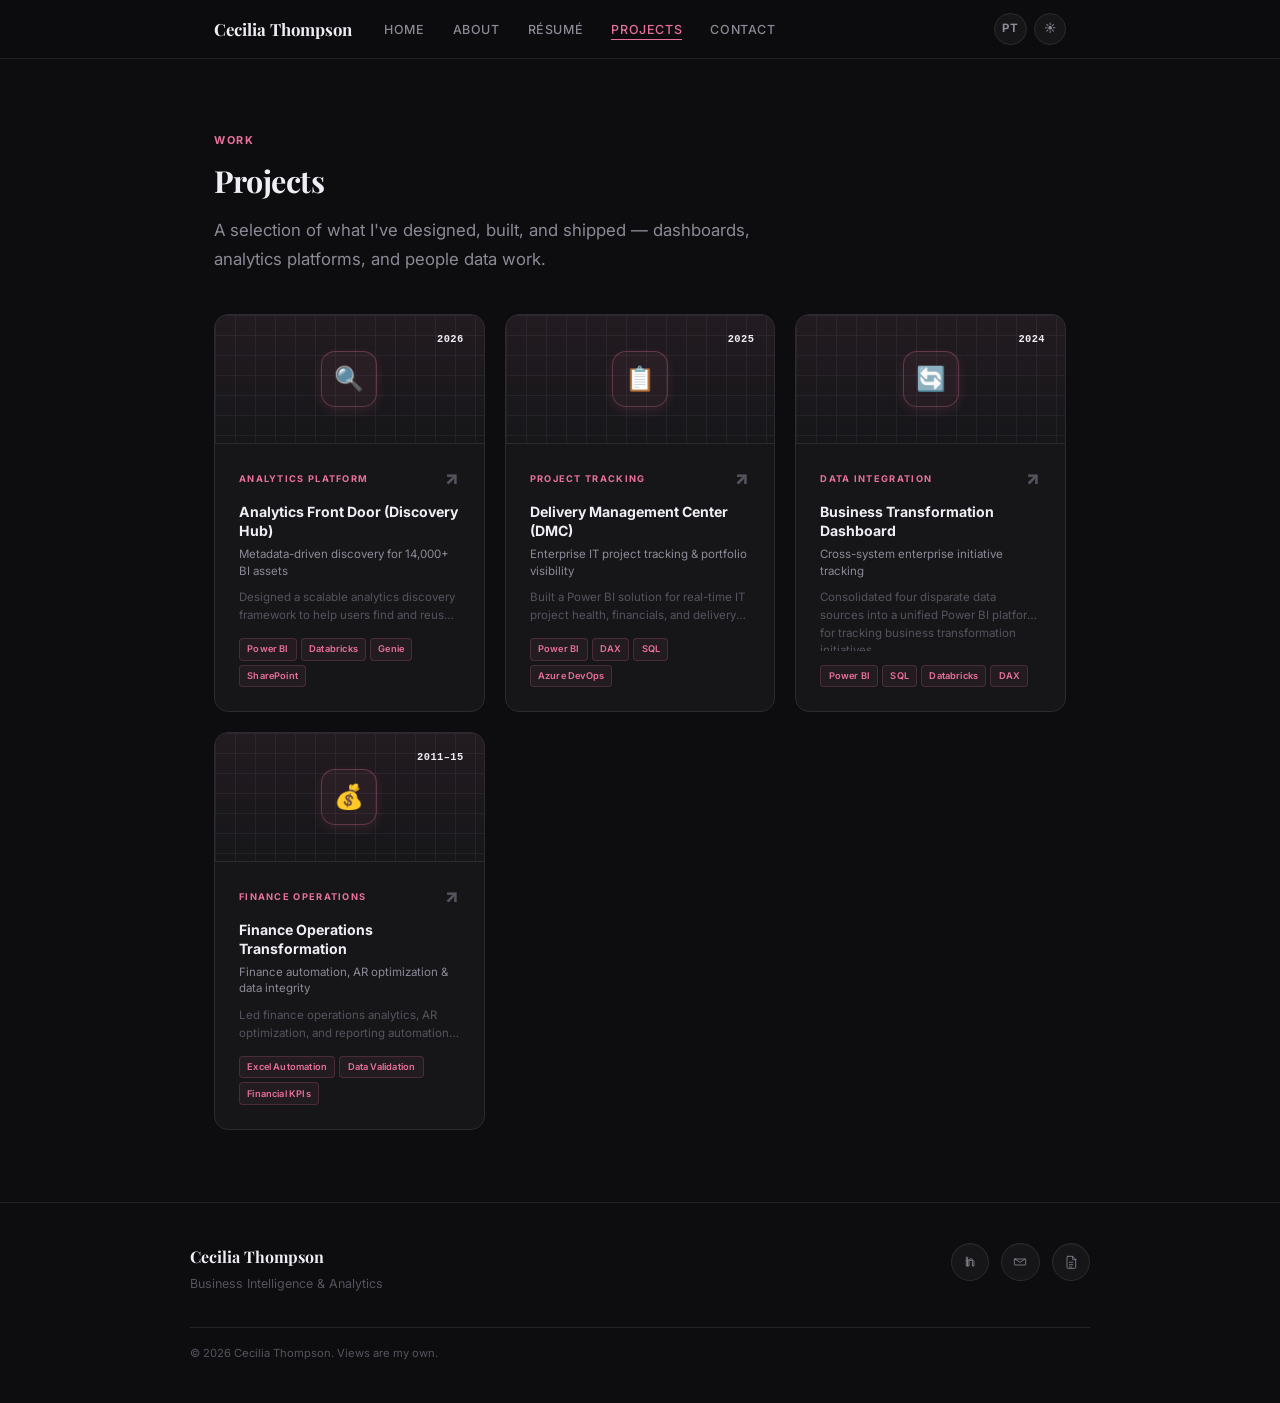
<file: projects.html>
<!DOCTYPE html>
<html lang="en">
<head>
  <meta charset="UTF-8" />
  <meta name="viewport" content="width=device-width, initial-scale=1.0" />
  <title>Projects · Cecilia Thompson</title>
  <meta name="description" content="Selected work — what Cecilia Thompson has designed, built, and shipped." />
  <link rel="preconnect" href="https://fonts.googleapis.com" />
  <link rel="preconnect" href="https://fonts.gstatic.com" crossorigin />
  <link href="https://fonts.googleapis.com/css2?family=Inter:wght@400;500;600;700&family=Playfair+Display:ital,wght@0,700;1,700&display=swap" rel="stylesheet" />
  <link rel="stylesheet" href="style.css?v=10" />
  <style>
    .pg { display: grid; grid-template-columns: repeat(3,1fr); gap: 1.25rem; margin-top: 2.5rem; }
    @media(max-width:800px){ .pg { grid-template-columns: repeat(2,1fr); } }
    @media(max-width:500px){ .pg { grid-template-columns: 1fr; } }

    .pc {
      background: var(--bg2); border: 1px solid var(--border); border-radius: 14px;
      padding: 1.5rem; cursor: pointer; transition: all 0.25s ease;
      display: flex; flex-direction: column; position: relative;
    }
    .pc:hover { border-color: var(--accent); transform: translateY(-3px); box-shadow: 0 8px 28px rgba(232,112,154,0.1); }
    .pc:hover .pc__icon { box-shadow: 0 0 16px var(--accent-glow); border-color: var(--accent); }
    .pc:hover .pc__title { color: var(--accent); }
    .pc:hover .pc__arrow { color: var(--accent); }

    .pc__icon-wrap {
      display: flex; justify-content: center; padding: 2.25rem 0;
      margin: -1.5rem -1.5rem 1.25rem -1.5rem;
      background:
        linear-gradient(180deg, var(--accent-faint) 0%, transparent 100%),
        linear-gradient(var(--border-soft) 1px, transparent 1px),
        linear-gradient(90deg, var(--border-soft) 1px, transparent 1px);
      background-size: 100% 100%, 20px 20px, 20px 20px;
      border-radius: 13px 13px 0 0;
      border-bottom: 1px solid var(--border);
    }
    .pc__icon {
      width: 3.5rem; height: 3.5rem; border-radius: 14px;
      background: var(--accent-faint); border: 1px solid rgba(232,112,154,0.3);
      display: flex; align-items: center; justify-content: center;
      font-size: 1.5rem; transition: all 0.25s ease;
      box-shadow: 0 4px 12px rgba(232,112,154,0.12);
    }
    .pc__year { position: absolute; top: 1rem; right: 1.25rem; font-family: var(--mono); font-size: 0.65rem; color: var(--text); font-weight: 600; letter-spacing: 0.04em; }
    .pc__cat-row { display: flex; align-items: center; justify-content: space-between; margin-bottom: 0.5rem; }
    .pc__arrow { color: var(--text-faint); font-size: 1.1rem; font-weight: 900; transform: rotate(-45deg); transition: all 0.2s ease; }

    .pc__cat { font-size: 0.58rem; font-weight: 700; text-transform: uppercase; letter-spacing: 0.14em; color: var(--accent); }
    .pc__title { font-size: 0.88rem; font-weight: 700; color: var(--text); line-height: 1.35; margin-bottom: 0.35rem; transition: color 0.2s ease; }
    .pc__kicker { font-size: 0.72rem; color: var(--text-muted); margin-bottom: 0.6rem; line-height: 1.45; }
    .pc__desc { font-size: 0.72rem; color: var(--text-faint); line-height: 1.55; margin-bottom: 0.85rem; flex: 1;
      display: -webkit-box; -webkit-line-clamp: 2; -webkit-box-orient: vertical; overflow: hidden; }
    .pc__tags { display: flex; flex-wrap: wrap; gap: 0.25rem; }
    .pc__tags .tag { font-size: 0.58rem; padding: 0.15rem 0.45rem; }

    /* DETAIL VIEW */
    .detail { display: none; animation: fadeUp 0.35s ease; }
    .detail.active { display: block; }
    @keyframes fadeUp { from { opacity:0; transform:translateY(16px); } to { opacity:1; transform:none; } }

    .detail__back {
      display: inline-flex; align-items: center; gap: 0.4rem;
      font-size: 0.78rem; font-weight: 600; color: var(--text-muted);
      cursor: pointer; background: none; border: none; padding: 0;
      margin-bottom: 2rem; transition: color 0.15s ease;
    }
    .detail__back:hover { color: var(--accent); }

    .detail__header { margin-bottom: 2.5rem; }
    .detail__cat { font-size: 0.62rem; font-weight: 700; text-transform: uppercase; letter-spacing: 0.14em; color: var(--accent); margin-bottom: 0.75rem; }
    .detail__title { font-family: var(--display); font-size: clamp(1.5rem,3.5vw,2rem); font-weight: 700; color: var(--text); line-height: 1.2; margin-bottom: 0.5rem; }
    .detail__kicker { font-size: 0.95rem; color: var(--accent); font-weight: 500; margin-bottom: 1.5rem; }

    .detail__meta {
      display: grid; grid-template-columns: repeat(3,1fr); gap: 1rem;
      background: var(--bg2); border: 1px solid var(--border); border-radius: 12px;
      padding: 1.25rem; margin-bottom: 2.5rem;
    }
    @media(max-width:500px){ .detail__meta { grid-template-columns: 1fr; } }
    .detail__meta-label { font-size: 0.6rem; font-weight: 700; text-transform: uppercase; letter-spacing: 0.1em; color: var(--text-faint); margin-bottom: 0.25rem; }
    .detail__meta-value { font-size: 0.82rem; color: var(--text); font-weight: 500; }

    .detail__section { margin-bottom: 2rem; }
    .detail__section-title { font-size: 0.68rem; font-weight: 700; text-transform: uppercase; letter-spacing: 0.12em; color: var(--accent); margin-bottom: 0.75rem; }
    .detail__section-body { font-size: 0.88rem; color: var(--text-muted); line-height: 1.8; }
    .detail__section-body li { padding-left: 1rem; position: relative; margin-bottom: 0.4rem; }
    .detail__section-body li::before { content:''; position:absolute; left:0.15rem; top:0.55rem; width:5px; height:5px; border-radius:50%; background:var(--text-faint); }
    .detail__tags { display: flex; flex-wrap: wrap; gap: 0.4rem; margin-top: 1.5rem; }
  </style>
</head>
<body>
<a href="#main" class="skip-link">Skip to content</a>

<nav class="nav" aria-label="Primary navigation">
  <div class="nav__inner">
    <a href="index.html" class="nav__logo">Cecilia Thompson</a>
    <ul class="nav__links" id="nav-links" role="list">
      <li><a href="index.html" class="nav__link" data-i18n="nav.home">Home</a></li>
      <li><a href="about.html" class="nav__link" data-i18n="nav.about">About</a></li>
      <li><a href="resume.html" class="nav__link" data-i18n="nav.resume">Résumé</a></li>
      <li><a href="projects.html" class="nav__link nav__link--active" data-i18n="nav.projects">Projects</a></li>
      <li><a href="contact.html" class="nav__link" data-i18n="nav.contact">Contact</a></li>
    </ul>
    <div class="nav__controls">
      <button class="nav__toggle" id="lang-toggle" aria-label="Switch language">PT</button>
      <button class="nav__toggle nav__toggle--theme" id="theme-toggle" aria-label="Toggle theme">☀</button>
    </div>
    <button class="nav__hamburger" aria-label="Open menu" aria-expanded="false" onclick="toggleNav(this)">
      <span></span><span></span><span></span>
    </button>
  </div>
</nav>

<main id="main">
  <div class="page page--wide">

    <!-- GRID VIEW -->
    <div id="grid-view">
      <span class="eyebrow" data-i18n="proj.eyebrow">Work</span>
      <h2 data-i18n="proj.title">Projects</h2>
      <p class="lead" style="margin-top:1rem" data-i18n="proj.lead">A selection of what I've designed, built, and shipped — dashboards, analytics platforms, and people data work.</p>

      <div class="pg">

        <div class="pc reveal" onclick="showDetail(0)">
          <div class="pc__year">2026</div>
          <div class="pc__icon-wrap"><div class="pc__icon">🔍</div></div>
          <div class="pc__cat-row">
            <div class="pc__cat" data-i18n="proj.card7.cat">Analytics Platform</div>
            <span class="pc__arrow">→</span>
          </div>
          <div class="pc__title" data-i18n="proj.card7.title">Analytics Front Door (Discovery Hub)</div>
          <div class="pc__kicker" data-i18n="proj.card7.kicker">Metadata-driven discovery for 14,000+ BI assets</div>
          <div class="pc__desc" data-i18n="proj.card7.desc">Designed a scalable analytics discovery framework to help users find and reuse existing Power BI reports and semantic models.</div>
          <div class="pc__tags"><span class="tag">Power BI</span><span class="tag">Databricks</span><span class="tag">Genie</span><span class="tag">SharePoint</span></div>
        </div>

        <div class="pc reveal" onclick="showDetail(1)">
          <div class="pc__year">2025</div>
          <div class="pc__icon-wrap"><div class="pc__icon">📋</div></div>
          <div class="pc__cat-row">
            <div class="pc__cat" data-i18n="proj.card8.cat">Project Tracking</div>
            <span class="pc__arrow">→</span>
          </div>
          <div class="pc__title" data-i18n="proj.card8.title">Delivery Management Center (DMC)</div>
          <div class="pc__kicker" data-i18n="proj.card8.kicker">Enterprise IT project tracking & portfolio visibility</div>
          <div class="pc__desc" data-i18n="proj.card8.desc">Built a Power BI solution for real-time IT project health, financials, and delivery status during ServiceNow to Ivanti migration.</div>
          <div class="pc__tags"><span class="tag">Power BI</span><span class="tag">DAX</span><span class="tag">SQL</span><span class="tag">Azure DevOps</span></div>
        </div>

        <div class="pc reveal" onclick="showDetail(2)">
          <div class="pc__year">2024</div>
          <div class="pc__icon-wrap"><div class="pc__icon">🔄</div></div>
          <div class="pc__cat-row">
            <div class="pc__cat" data-i18n="proj.card9.cat">Data Integration</div>
            <span class="pc__arrow">→</span>
          </div>
          <div class="pc__title" data-i18n="proj.card9.title">Business Transformation Dashboard</div>
          <div class="pc__kicker" data-i18n="proj.card9.kicker">Cross-system enterprise initiative tracking</div>
          <div class="pc__desc" data-i18n="proj.card9.desc">Consolidated four disparate data sources into a unified Power BI platform for tracking business transformation initiatives.</div>
          <div class="pc__tags"><span class="tag">Power BI</span><span class="tag">SQL</span><span class="tag">Databricks</span><span class="tag">DAX</span></div>
        </div>

        <div class="pc reveal" onclick="showDetail(3)">
          <div class="pc__year">2011–15</div>
          <div class="pc__icon-wrap"><div class="pc__icon">💰</div></div>
          <div class="pc__cat-row">
            <div class="pc__cat" data-i18n="proj.card6.cat">Finance Operations</div>
            <span class="pc__arrow">→</span>
          </div>
          <div class="pc__title" data-i18n="proj.card6.title">Finance Operations Transformation</div>
          <div class="pc__kicker" data-i18n="proj.card6.kicker">Finance automation, AR optimization & data integrity</div>
          <div class="pc__desc" data-i18n="proj.card6.desc">Led finance operations analytics, AR optimization, and reporting automation at Sintese Comercial Hospitalar in Brazil.</div>
          <div class="pc__tags"><span class="tag">Excel Automation</span><span class="tag">Data Validation</span><span class="tag">Financial KPIs</span></div>
        </div>

      </div>
    </div>

    <!-- DETAIL VIEW -->
    <div id="detail-view" class="detail">
      <button class="detail__back" onclick="history.back()">← Back to projects</button>
      <div class="detail__header">
        <div class="detail__cat" id="d-cat"></div>
        <div class="detail__title" id="d-title"></div>
        <div class="detail__kicker" id="d-kicker"></div>
      </div>
      <div class="detail__meta">
        <div><div class="detail__meta-label">Role</div><div class="detail__meta-value" id="d-role"></div></div>
        <div><div class="detail__meta-label">Timeline</div><div class="detail__meta-value" id="d-timeline"></div></div>
        <div><div class="detail__meta-label">Company</div><div class="detail__meta-value" id="d-company"></div></div>
      </div>
      <div class="detail__section">
        <div class="detail__section-title">Overview</div>
        <div class="detail__section-body" id="d-overview"></div>
      </div>
      <div class="detail__section">
        <div class="detail__section-title">Challenge</div>
        <div class="detail__section-body" id="d-challenge"></div>
      </div>
      <div class="detail__section">
        <div class="detail__section-title">Solution & Process</div>
        <div class="detail__section-body" id="d-solution"></div>
      </div>
      <div class="detail__section">
        <div class="detail__section-title">Results & Impact</div>
        <ul class="detail__section-body" id="d-results" style="list-style:none;padding:0"></ul>
      </div>
      <div class="detail__section">
        <div class="detail__section-title">Tools & Technologies</div>
        <div class="detail__tags" id="d-tags"></div>
      </div>
    </div>

  </div>
</main>

<footer class="footer" aria-label="Site footer">
  <div class="footer__inner">
    <div class="footer__left">
      <div class="footer__name" data-i18n="footer.name">Cecilia Thompson</div>
      <div class="footer__tagline" data-i18n="footer.tagline">Business Intelligence & Analytics</div>
    </div>
    <div class="footer__links">
      <a href="https://www.linkedin.com/in/cecilia-t-38b101208/" target="_blank" rel="noopener" class="footer__icon" aria-label="LinkedIn">
        <svg viewBox="0 0 24 24" aria-hidden="true"><path d="M6.4 9.1h2.3V18H6.4V9.1Zm1.15-1.95a1.33 1.33 0 1 1 0-2.66 1.33 1.33 0 0 1 0 2.66ZM10.8 9.1h2.2v1.18h.03c.3-.58 1.04-1.18 2.15-1.18 2.3 0 2.74 1.5 2.74 3.46V18h-2.3v-7.15c0-1.7-.03-3.88-2.35-3.88-2.36 0-2.72 1.84-2.72 3.74V18h-2.3V9.1Z"/></svg>
      </a>
      <a href="contact.html" class="footer__icon" aria-label="Contact">
        <svg viewBox="0 0 24 24" aria-hidden="true"><path d="M4.5 7.5h15a1 1 0 0 1 1 1v7a1 1 0 0 1-1 1h-15a1 1 0 0 1-1-1v-7a1 1 0 0 1 1-1Z"/><path d="m4.5 7.5 7.5 5 7.5-5"/></svg>
      </a>
      <a href="resume.html" class="footer__icon" aria-label="Résumé">
        <svg viewBox="0 0 24 24" aria-hidden="true"><path d="M7.5 3.5h7l4.5 4.5V20a1.5 1.5 0 0 1-1.5 1.5H7.5A1.5 1.5 0 0 1 6 20V5A1.5 1.5 0 0 1 7.5 3.5Z"/><path d="M14.5 3.5v5h5"/><path d="M9.5 12.5h5M9.5 16h5M9.5 19.5h3.5"/></svg>
      </a>
    </div>
  </div>
  <p class="footer__copy" data-i18n="footer.copy">© 2026 Cecilia Thompson. Views are my own.</p>
</footer>

<script>
function toggleNav(btn){var links=document.getElementById("nav-links");var open=links.classList.toggle("nav__links--open");btn.setAttribute("aria-expanded",String(open));btn.setAttribute("aria-label",open?"Close menu":"Open menu");}
(function(){if("IntersectionObserver" in window){var obs=new IntersectionObserver(function(entries){entries.forEach(function(e){if(e.isIntersecting){e.target.classList.add("reveal--visible");obs.unobserve(e.target);}});},{threshold:0.08,rootMargin:"0px 0px -24px 0px"});document.querySelectorAll(".reveal").forEach(function(el){obs.observe(el);});}else{document.querySelectorAll(".reveal").forEach(function(el){el.classList.add("reveal--visible");});}})();

var projects = [
  {
    cat:'Analytics Platform', title:'Analytics Front Door (Discovery & Reuse Hub)',
    kicker:'Metadata-driven discovery layer for Power BI assets',
    role:'BI Developer / Analytics Engineer', timeline:'2026 – Present', company:'Williams Companies, Inc.',
    overview:'Designed a metadata-driven analytics discovery framework to help users find, understand, and reuse existing Power BI reports and semantic models across a large enterprise environment (~14,000+ artifacts). The solution establishes the foundation for a scalable "analytics front door" experience that reduces duplicate reporting and improves governance.',
    challenge:'Users had no reliable way to discover existing reports or datasets, leading to duplicated dashboards, inconsistent definitions, and increased support demand. Ownership, endorsement status, and usage metrics were not easily accessible in a unified view.',
    solution:'Defined a structured metadata model for Power BI assets including workspaces, reports, semantic models, ownership, endorsement status, and usage signals. Designed a scalable architecture using Power BI metadata extraction with Databricks Delta tables as a central store. Enabled natural language discovery through a Genie-based search layer and proposed SharePoint as a lightweight entry point for users to search before requesting new work.',
    results:['Established a scalable foundation for enterprise-wide analytics discovery','Improved visibility into existing reports and semantic models','Reduced likelihood of duplicate report creation by enabling reuse-first behavior','Created a reusable metadata framework for future governance and cleanup initiatives','Enabled future expansion into full analytics catalog and IT front door'],
    tags:['Power BI','Databricks','Fabric / Power BI Admin APIs','Genie (AI search layer)','SharePoint']
  },
  {
    cat:'Project Tracking', title:'Delivery Management Center (DMC)',
    kicker:'Enterprise IT project tracking and portfolio visibility solution',
    role:'BI Developer / Data Modeler', timeline:'2025 – 2026', company:'Williams Companies, Inc.',
    overview:'Built an enterprise Power BI solution to replace fragmented project tracking during the transition from ServiceNow to Ivanti. The Delivery Management Center (DMC) provides real-time visibility into IT project health, financials, and delivery status for project managers and leadership.',
    challenge:'The migration from ServiceNow to Ivanti removed critical project tracking capabilities, leaving leadership without a reliable system to monitor project progress, financials, and delivery risk. Existing tracking was manual, inconsistent, and lacked executive-level visibility.',
    solution:'Designed and implemented a centralized Power BI data model combining project, financial, and delivery datasets. Integrated multiple sources into a unified semantic model to standardize definitions of project status, health, and ownership. Developed dashboards that provide drill-down visibility into project timelines, financial tracking, and risk indicators for PMs and leadership stakeholders.',
    results:['Restored enterprise visibility into IT project delivery after system transition','Improved tracking accuracy for project health and financial performance','Enabled leadership to identify at-risk or delayed projects faster','Reduced reliance on manual reporting and disconnected tracking tools','Provided a scalable reporting foundation for future PMO enhancements'],
    tags:['Power BI','DAX','SQL','Azure DevOps','Semantic Modeling']
  },
  {
    cat:'Data Integration', title:'Business Transformation Initiative Dashboard',
    kicker:'Cross-system enterprise initiative tracking platform',
    role:'BI Developer / Data Integration Analyst', timeline:'2024', company:'Williams Companies, Inc.',
    overview:'Developed a consolidated Power BI reporting solution that integrates four disparate data sources to track enterprise business transformation initiatives. The solution provides a unified view of initiative progress, alignment, and delivery across multiple business units.',
    challenge:'Business transformation tracking was fragmented across multiple systems, making it difficult to monitor initiative progress or understand cross-functional dependencies. Leadership lacked a single source of truth for transformation execution.',
    solution:'Integrated four separate enterprise data sources into a unified Power BI semantic model. Standardized initiative definitions and aligned metrics across systems to ensure consistency. Built interactive dashboards that provide visibility into initiative status, progress trends, and delivery alignment across teams.',
    results:['Created a single source of truth for business transformation tracking','Improved cross-functional visibility into initiative progress and dependencies','Reduced data fragmentation across multiple reporting systems','Enabled more consistent and reliable executive reporting','Improved decision-making through consolidated analytics views'],
    tags:['Power BI','SQL','Databricks','Data Modeling','DAX']
  },
  {
    cat:'Finance Operations', title:'Finance Operations Transformation',
    kicker:'Finance automation, AR optimization & data integrity improvement',
    role:'Business Analyst – Finance Operations', timeline:'2011 – 2015', company:'Sintese Comercial Hospitalar',
    overview:'Led finance operations analytics and process improvement for a healthcare distribution company in Brazil, overseeing accounts receivable exceeding $300K+ monthly across five banking institutions. Owned financial reporting, data integrity initiatives, and automation efforts that modernized manual finance processes and improved operational reliability during a major enterprise system transition.',
    challenge:'Finance operations were heavily manual, with inconsistent data quality across systems and limited standardization in reporting. Accounts receivable processes lacked visibility, resulting in elevated delinquency rates and delayed cash flow insights. Additionally, an upcoming enterprise system migration increased risk of data loss, inconsistencies, and reporting disruption.',
    solution:'Redesigned financial reporting processes by introducing automated Excel-based reporting frameworks, replacing manual consolidation workflows and significantly improving efficiency and consistency. Led data cleansing and validation efforts during enterprise system migration, ensuring continuity and improving cross-system data integrity. Performed trend and variance analysis on accounts receivable data to identify delinquency drivers and optimize collection workflows. Partnered with finance stakeholders to define standardized KPIs, improve reporting governance, and establish repeatable financial monitoring processes used across the team.',
    results:['Reduced financial reporting cycle time by 50% through automation and standardized templates','Improved financial data accuracy by 60% during enterprise system migration','Reduced accounts receivable delinquency from 10% to 5% through process redesign and trend analysis','Improved cash flow visibility and forecasting reliability for leadership decision-making','Established reusable reporting frameworks adopted across finance operations'],
    tags:['Excel (Advanced Automation & Reporting Models)','Accounts Receivable Systems','Data Validation & Reconciliation','Financial KPI Development','Process Improvement & System Migration Support']
  }
];

function renderDetail(i) {
  var p = projects[i];
  document.getElementById('d-cat').textContent = p.cat;
  document.getElementById('d-title').textContent = p.title;
  document.getElementById('d-kicker').textContent = p.kicker;
  document.getElementById('d-role').textContent = p.role;
  document.getElementById('d-timeline').textContent = p.timeline;
  document.getElementById('d-company').textContent = p.company;
  document.getElementById('d-overview').textContent = p.overview;
  document.getElementById('d-challenge').textContent = p.challenge;
  document.getElementById('d-solution').textContent = p.solution;
  var rEl = document.getElementById('d-results');
  rEl.innerHTML = p.results.map(function(r){ return '<li>'+r+'</li>'; }).join('');
  var tEl = document.getElementById('d-tags');
  tEl.innerHTML = p.tags.map(function(t){ return '<span class="tag">'+t+'</span>'; }).join('');
  document.getElementById('grid-view').style.display = 'none';
  document.getElementById('detail-view').classList.add('active');
  window.scrollTo(0,0);
}

function showDetail(i) {
  history.pushState({project: i}, '', '#project-' + i);
  renderDetail(i);
}

function hideDetail() {
  document.getElementById('detail-view').classList.remove('active');
  document.getElementById('grid-view').style.display = '';
  window.scrollTo(0,0);
}

window.addEventListener('popstate', function(e) {
  if (e.state && typeof e.state.project === 'number') {
    renderDetail(e.state.project);
  } else {
    hideDetail();
  }
});

// Handle direct links with hash (e.g. #project-0)
(function() {
  var hash = window.location.hash;
  if (hash && hash.startsWith('#project-')) {
    var i = parseInt(hash.replace('#project-', ''), 10);
    if (!isNaN(i) && i >= 0 && i < projects.length) {
      renderDetail(i);
    }
  }
})();
</script>
<script>
const translations = {
  en: {
    'nav.home':'Home','nav.about':'About','nav.resume':'Résumé','nav.projects':'Projects','nav.contact':'Contact',
    'proj.eyebrow':'Work','proj.title':'Projects',
    'proj.lead':'A selection of what I\'ve designed, built, and shipped — dashboards, analytics platforms, and people data work.',
    'proj.card1.cat':'BI Platform','proj.card1.title':'Enterprise IT Dashboard Suite','proj.card1.kicker':'100+ hrs saved / mo · Real-time executive visibility','proj.card1.desc':'Enterprise Power BI dashboards and semantic models for IT project performance at Williams Companies.',
    'proj.card2.cat':'Automation','proj.card2.title':'Automated Reporting Pipeline','proj.card2.kicker':'100+ hours of manual work eliminated per month','proj.card2.desc':'Replaced a fully manual reporting process with a live Power BI model for the Williams PMO.',
    'proj.card3.cat':'AI-Assisted BI','proj.card3.title':'AI-Accelerated BI Workflow','proj.card3.kicker':'Embedded AI tooling into the enterprise BI team','proj.card3.desc':'AI-assisted development workflow using M365 Copilot, Cursor, and Perplexity for faster BI delivery.',
    'proj.card4.cat':'HR Analytics','proj.card4.title':'30/60/90-Day Onboarding Framework','proj.card4.kicker':'New-hire engagement & retention at CBIZ','proj.card4.desc':'Structured touchpoint framework to improve onboarding engagement and early-tenure retention.',
    'proj.card5.cat':'DEI & Learning','proj.card5.title':'DEI Reporting & Learning Redesign','proj.card5.kicker':'People data informing equity programs','proj.card5.desc':'Used people data to surface equity gaps and redesigned internal learning materials at CBIZ.',
    'proj.card6.cat':'Finance Operations','proj.card6.title':'Finance Operations Transformation','proj.card6.kicker':'Finance automation, AR optimization & data integrity','proj.card6.desc':'Led finance operations analytics, AR optimization, and reporting automation at Sintese Comercial Hospitalar in Brazil.',
    'proj.card7.cat':'Analytics Platform','proj.card7.title':'Analytics Front Door (Discovery Hub)','proj.card7.kicker':'Metadata-driven discovery for 14,000+ BI assets','proj.card7.desc':'Designed a scalable analytics discovery framework to help users find and reuse existing Power BI reports and semantic models.',
    'proj.card8.cat':'Project Tracking','proj.card8.title':'Delivery Management Center (DMC)','proj.card8.kicker':'Enterprise IT project tracking & portfolio visibility','proj.card8.desc':'Built a Power BI solution for real-time IT project health, financials, and delivery status during ServiceNow to Ivanti migration.',
    'proj.card9.cat':'Data Integration','proj.card9.title':'Business Transformation Dashboard','proj.card9.kicker':'Cross-system enterprise initiative tracking','proj.card9.desc':'Consolidated four disparate data sources into a unified Power BI platform for tracking business transformation initiatives.',
    'footer.name':'Cecilia Thompson','footer.tagline':'Business Intelligence & Analytics','footer.copy':'© 2026 Cecilia Thompson. Views are my own.'
  },
  pt: {
    'nav.home':'Início','nav.about':'Sobre','nav.resume':'Currículo','nav.projects':'Projetos','nav.contact':'Contato',
    'proj.eyebrow':'Trabalho','proj.title':'Projetos',
    'proj.lead':'Uma seleção do que projetei, construí e entreguei — dashboards, plataformas de analytics e trabalho com dados de pessoas.',
    'proj.card1.cat':'Plataforma BI','proj.card1.title':'Enterprise IT Dashboard Suite','proj.card1.kicker':'100+ hrs economizadas/mês · Visibilidade executiva em tempo real','proj.card1.desc':'Dashboards Power BI e modelos semânticos para desempenho de projetos de TI na Williams Companies.',
    'proj.card2.cat':'Automação','proj.card2.title':'Pipeline de Relatórios Automatizado','proj.card2.kicker':'Mais de 100 horas de trabalho manual eliminadas por mês','proj.card2.desc':'Substituí um processo manual por um modelo Power BI para o PMO da Williams.',
    'proj.card3.cat':'BI com IA','proj.card3.title':'Workflow de BI Acelerado por IA','proj.card3.kicker':'Ferramentas de IA integradas à equipe de BI','proj.card3.desc':'Workflow assistido por IA usando M365 Copilot, Cursor e Perplexity para entrega mais rápida.',
    'proj.card4.cat':'Analytics de RH','proj.card4.title':'Framework de Onboarding 30/60/90 Dias','proj.card4.kicker':'Engajamento de novos funcionários e retenção na CBIZ','proj.card4.desc':'Framework de pontos de contato para melhorar engajamento e retenção no onboarding.',
    'proj.card5.cat':'DEI & Aprendizado','proj.card5.title':'Relatórios de DEI & Redesign de Aprendizado','proj.card5.kicker':'Dados informando programas de equidade','proj.card5.desc':'Dados de pessoas para identificar lacunas de equidade e redesenhar materiais de aprendizado.',
    'proj.card6.cat':'Operações Financeiras','proj.card6.title':'Transformação de Operações Financeiras','proj.card6.kicker':'Automação financeira, otimização de CR e integridade de dados','proj.card6.desc':'Liderei analytics de operações financeiras, otimização de CR e automação de relatórios na Síntese Comercial Hospitalar.',
    'proj.card7.cat':'Plataforma Analytics','proj.card7.title':'Analytics Front Door (Hub de Descoberta)','proj.card7.kicker':'Descoberta baseada em metadados para 14.000+ ativos de BI','proj.card7.desc':'Projetei um framework de descoberta de analytics para ajudar usuários a encontrar e reutilizar relatórios e modelos Power BI existentes.',
    'proj.card8.cat':'Gestão de Projetos','proj.card8.title':'Delivery Management Center (DMC)','proj.card8.kicker':'Rastreamento de projetos de TI e visibilidade do portfólio','proj.card8.desc':'Construí uma solução Power BI para visibilidade em tempo real de saúde, finanças e status de entrega de projetos de TI.',
    'proj.card9.cat':'Integração de Dados','proj.card9.title':'Dashboard de Transformação de Negócios','proj.card9.kicker':'Rastreamento de iniciativas empresariais entre sistemas','proj.card9.desc':'Consolidei quatro fontes de dados em uma plataforma Power BI unificada para rastrear iniciativas de transformação.',
    'footer.name':'Cecilia Thompson','footer.tagline':'Business Intelligence & Analytics','footer.copy':'© 2026 Cecilia Thompson. Todos os direitos reservados.'
  }
};
const savedLang = localStorage.getItem('site-lang') || 'en';
const savedTheme = localStorage.getItem('site-theme') || 'dark';
function applyTranslation(lang) { document.documentElement.lang=lang; document.querySelectorAll('[data-i18n]').forEach(el => { const key=el.getAttribute('data-i18n'); if(translations[lang]&&translations[lang][key]) el.textContent=translations[lang][key]; }); const lt=document.getElementById('lang-toggle'); if(lt) lt.textContent=lang==='en'?'PT':'EN'; }
function applyTheme(theme) { document.body.setAttribute('data-theme',theme); const tt=document.getElementById('theme-toggle'); if(tt) tt.textContent=theme==='dark'?'☀':'☾'; }
function toggleLanguage() { const c=document.documentElement.lang==='pt'?'pt':'en'; const n=c==='en'?'pt':'en'; localStorage.setItem('site-lang',n); applyTranslation(n); }
function toggleTheme() { const c=document.body.getAttribute('data-theme')==='light'?'light':'dark'; const n=c==='dark'?'light':'dark'; localStorage.setItem('site-theme',n); applyTheme(n); }
document.addEventListener('DOMContentLoaded', function(){ applyTranslation(savedLang); applyTheme(savedTheme); document.getElementById('lang-toggle')?.addEventListener('click',toggleLanguage); document.getElementById('theme-toggle')?.addEventListener('click',toggleTheme); });
</script>
</body>
</html>
</file>
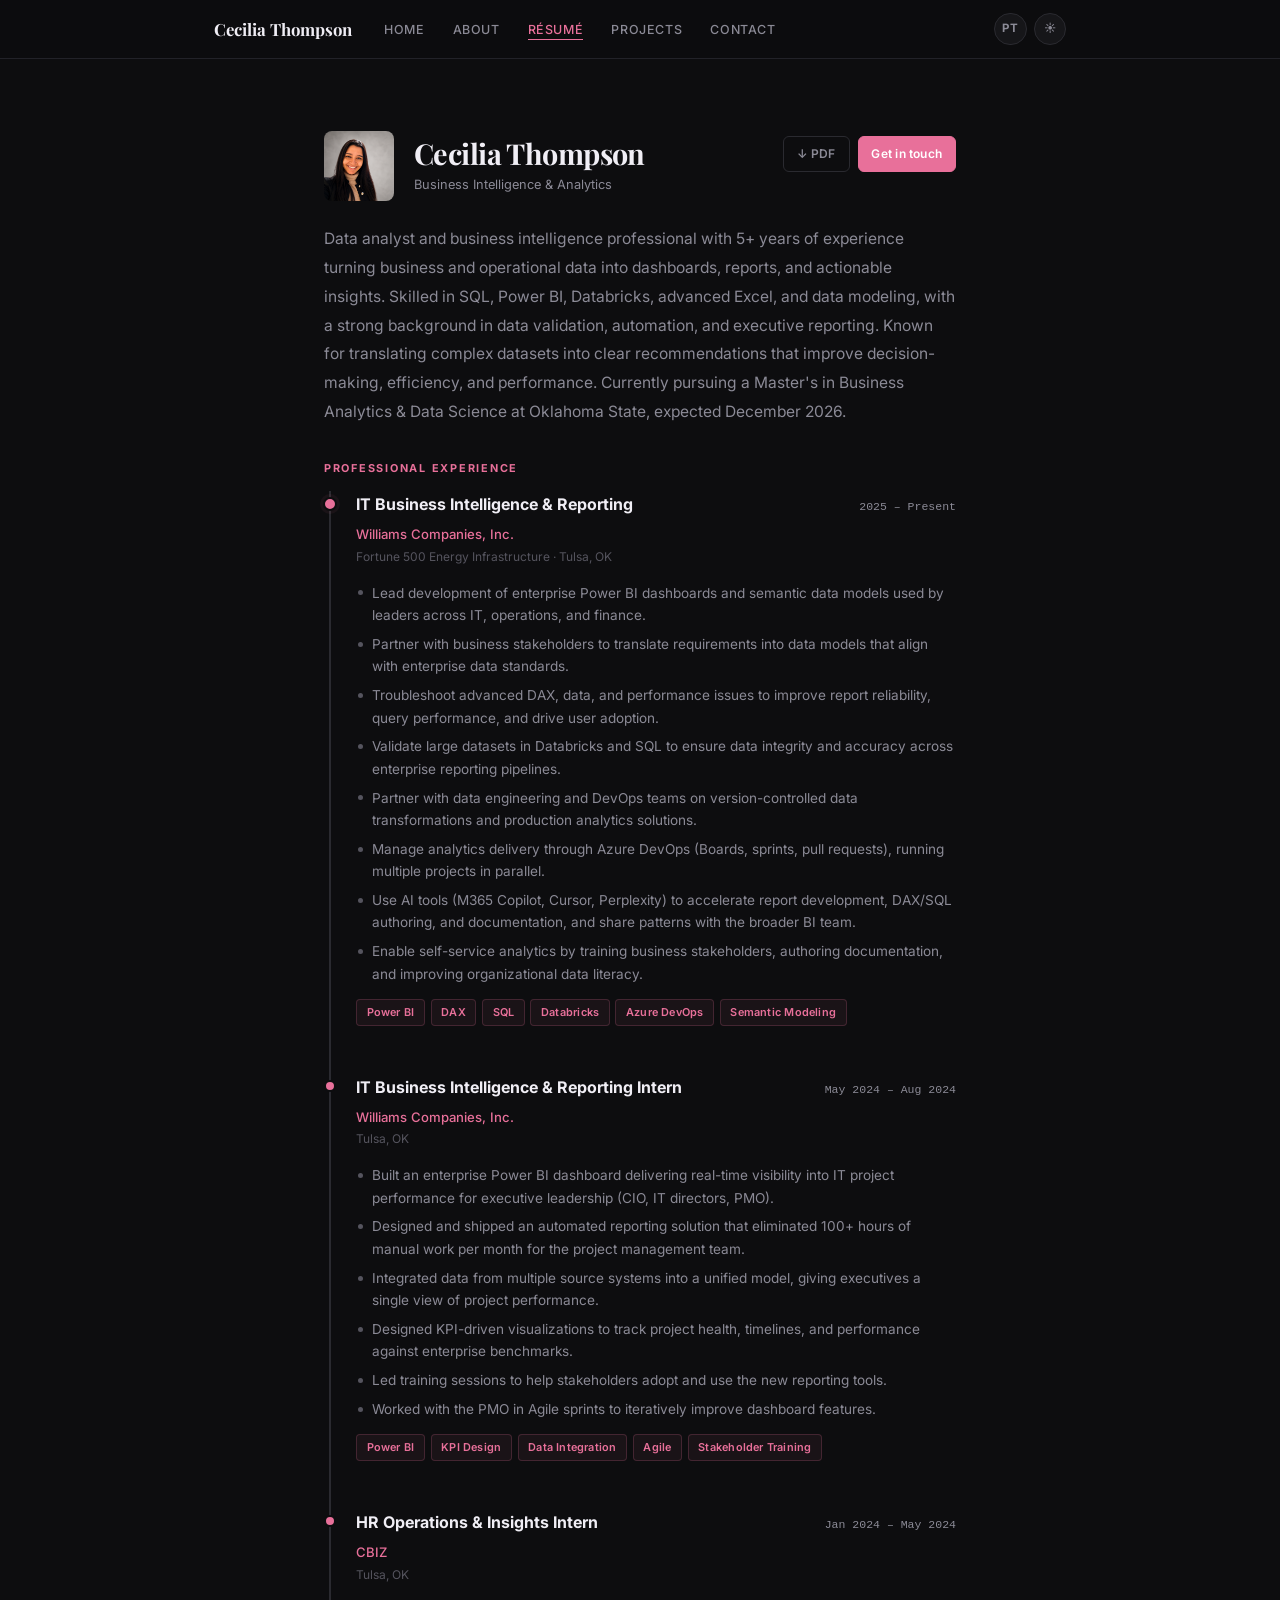
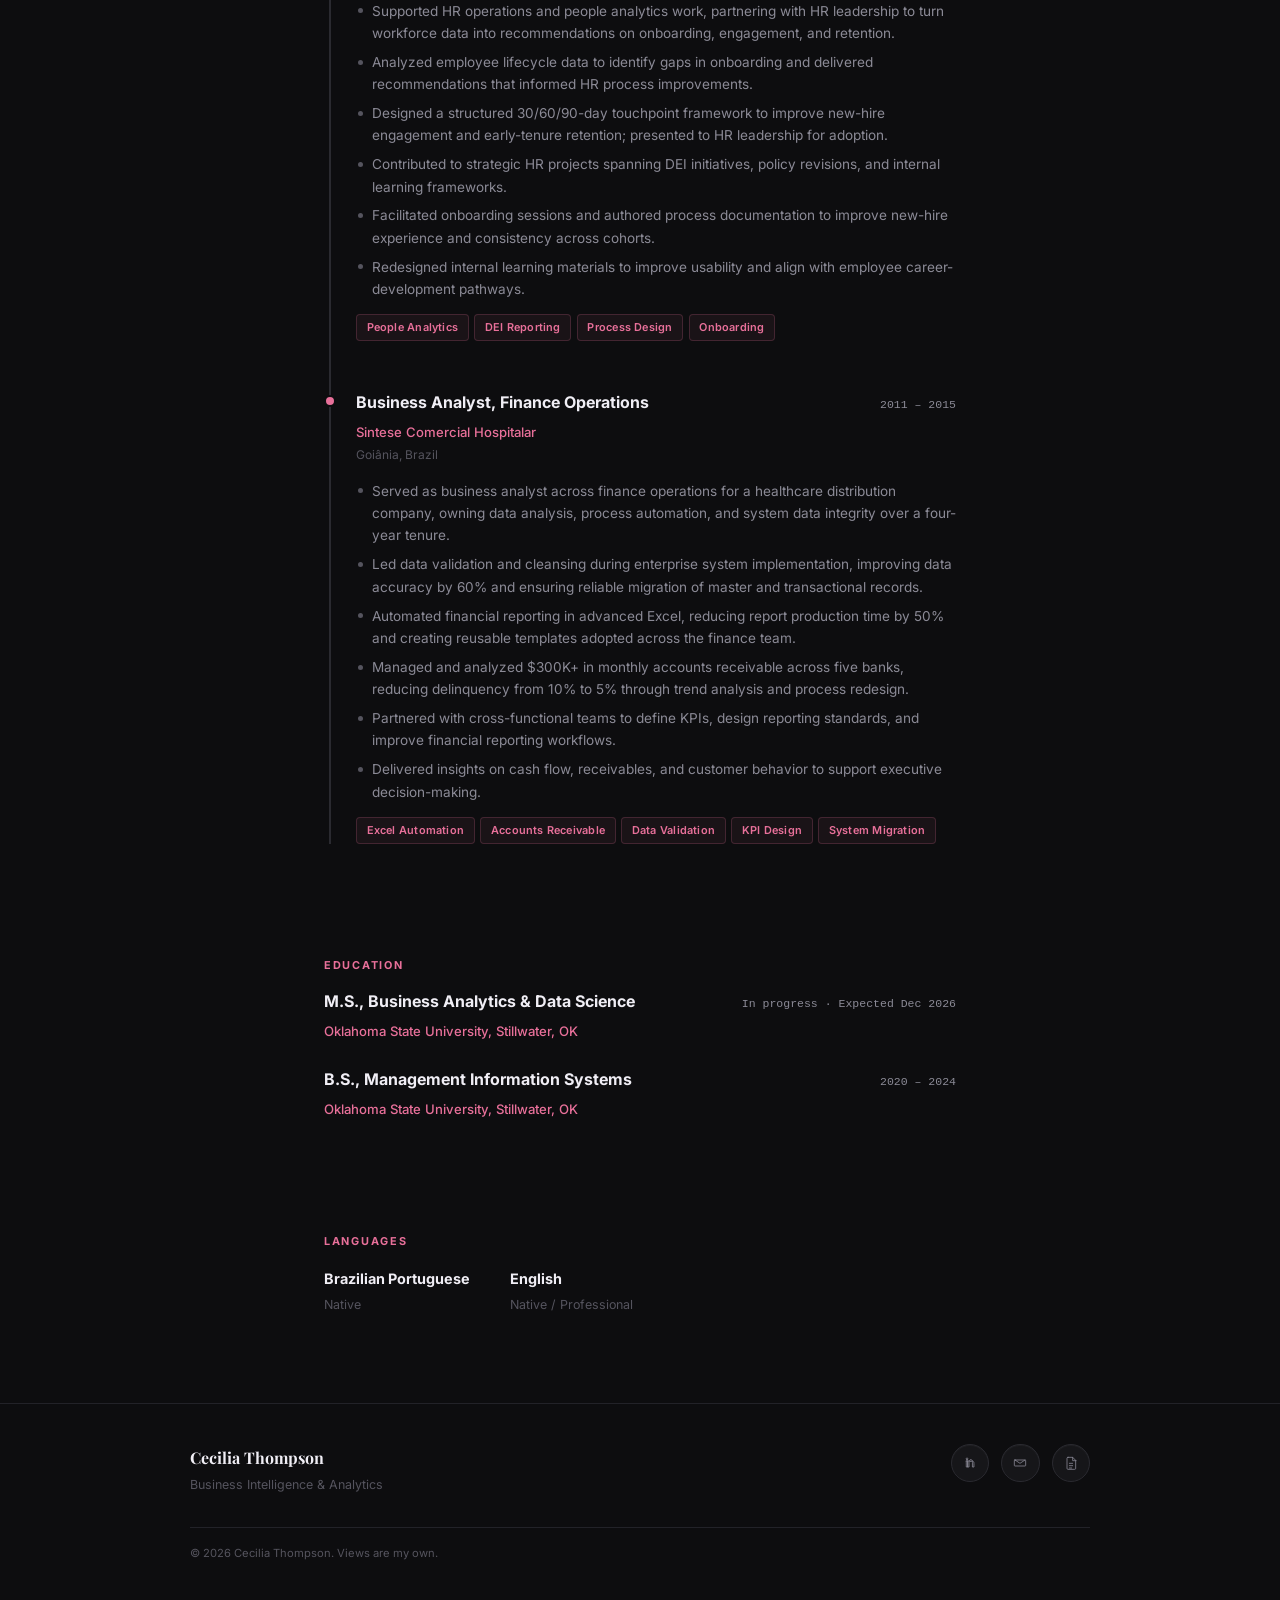
<file: resume.html>
<!DOCTYPE html>
<html lang="en">
<head>
  <meta charset="UTF-8" />
  <meta name="viewport" content="width=device-width, initial-scale=1.0" />
  <title>Résumé · Cecilia Thompson</title>
  <meta name="description" content="The living résumé of Cecilia Thompson — BI & Analytics professional at Williams Companies." />
  <link rel="preconnect" href="https://fonts.googleapis.com" />
  <link rel="preconnect" href="https://fonts.gstatic.com" crossorigin />
  <link href="https://fonts.googleapis.com/css2?family=Inter:wght@400;500;600;700&family=Playfair+Display:ital,wght@0,700;1,700&display=swap" rel="stylesheet" />
  <link rel="stylesheet" href="style.css?v=8" />
  <style>
    .tl { position: relative; padding-left: 2rem; }
    .tl::before { content: ''; position: absolute; left: 5px; top: 0; bottom: 0; width: 2px; background: var(--border); }
    .tl-row { position: relative; padding: 0 0 3rem 0; border-bottom: none; display: block; }
    .tl-row:last-child { padding-bottom: 0; }
    .tl-row::before { content: ''; position: absolute; left: -2rem; top: 6px; width: 12px; height: 12px; border-radius: 50%; background: var(--accent); border: 2px solid var(--bg); z-index: 1; }
    .tl-row:first-child::before { width: 14px; height: 14px; left: calc(-2rem - 1px); box-shadow: 0 0 0 3px var(--accent-faint); }
    .tl-header { display: flex; align-items: baseline; justify-content: space-between; gap: 1rem; flex-wrap: wrap; margin-bottom: 0.15rem; }
    .tl-date-inline { font-family: var(--mono); font-size: 0.72rem; color: var(--text-muted); white-space: nowrap; }
  </style>
</head>
<body>
<a href="#main" class="skip-link">Skip to content</a>

<nav class="nav" aria-label="Primary navigation">
  <div class="nav__inner">
    <a href="index.html" class="nav__logo">Cecilia Thompson</a>
    <ul class="nav__links" id="nav-links" role="list">
      <li><a href="index.html" class="nav__link" data-i18n="nav.home">Home</a></li>
      <li><a href="about.html" class="nav__link" data-i18n="nav.about">About</a></li>
      <li><a href="resume.html" class="nav__link nav__link--active" data-i18n="nav.resume">Résumé</a></li>
      <li><a href="projects.html" class="nav__link" data-i18n="nav.projects">Projects</a></li>
      <li><a href="contact.html" class="nav__link" data-i18n="nav.contact">Contact</a></li>
    </ul>
    <div class="nav__controls">
      <button class="nav__toggle" id="lang-toggle" aria-label="Switch language">PT</button>
      <button class="nav__toggle nav__toggle--theme" id="theme-toggle" aria-label="Toggle theme">☀</button>
    </div>
    <button class="nav__hamburger" aria-label="Open menu" aria-expanded="false" onclick="toggleNav(this)">
      <span></span><span></span><span></span>
    </button>
  </div>
</nav>

<main id="main">
  <div class="page">

    <div style="display:flex;align-items:center;gap:1.25rem;margin-bottom:1.5rem">
      <img src="assets/resume-photo.png" alt="Cecilia Thompson" style="width:70px;height:70px;border-radius:8px;object-fit:cover;flex-shrink:0" />
      <div style="flex:1">
        <div style="display:flex;align-items:center;justify-content:space-between;gap:1rem;flex-wrap:wrap">
          <h1 style="font-size:clamp(1.4rem,3.5vw,1.8rem);margin:0" data-i18n="resume.name">Cecilia Thompson</h1>
          <div style="display:flex;gap:.5rem;align-items:center">
            <a href="assets/resume.pdf" target="_blank" rel="noopener" class="btn btn--ghost" style="font-size:.75rem;padding:.4rem .8rem">↓ PDF</a>
            <a href="contact.html" class="btn btn--primary" style="font-size:.75rem;padding:.4rem .8rem" data-i18n="resume.cta">Get in touch</a>
          </div>
        </div>
        <p style="color:var(--text-muted);font-size:.8rem;margin-top:.15rem">Business Intelligence & Analytics</p>
      </div>
    </div>

    <p class="prose reveal" style="margin-bottom:2rem" data-i18n="resume.lead">Data analyst and business intelligence professional with 5+ years of experience turning business and operational data into dashboards, reports, and actionable insights. Skilled in SQL, Power BI, Databricks, advanced Excel, and data modeling, with a strong background in data validation, automation, and executive reporting. Known for translating complex datasets into clear recommendations that improve decision-making, efficiency, and performance. Currently pursuing a Master's in Business Analytics & Data Science at Oklahoma State, expected December 2026.</p>

    <!-- EXPERIENCE -->
    <section>
      <span class="eyebrow" data-i18n="resume.exp.eyebrow">Professional Experience</span>
      <div class="tl">

        <div class="tl-row reveal">
          <div class="tl-header">
            <div class="tl-role" data-i18n="resume.exp1.role">IT Business Intelligence & Reporting</div>
            <div class="tl-date-inline">2025 – Present</div>
          </div>
          <div class="tl-co">Williams Companies, Inc.</div>
          <div class="tl-loc" data-i18n="resume.exp1.loc">Fortune 500 Energy Infrastructure · Tulsa, OK</div>
          <ul class="tl-bullets">
            <li data-i18n="resume.exp1.b1">Lead development of enterprise Power BI dashboards and semantic data models used by leaders across IT, operations, and finance.</li>
            <li data-i18n="resume.exp1.b2">Partner with business stakeholders to translate requirements into data models that align with enterprise data standards.</li>
            <li data-i18n="resume.exp1.b3">Troubleshoot advanced DAX, data, and performance issues to improve report reliability, query performance, and drive user adoption.</li>
            <li data-i18n="resume.exp1.b4">Validate large datasets in Databricks and SQL to ensure data integrity and accuracy across enterprise reporting pipelines.</li>
            <li data-i18n="resume.exp1.b5">Partner with data engineering and DevOps teams on version-controlled data transformations and production analytics solutions.</li>
            <li data-i18n="resume.exp1.b6">Manage analytics delivery through Azure DevOps (Boards, sprints, pull requests), running multiple projects in parallel.</li>
            <li data-i18n="resume.exp1.b7">Use AI tools (M365 Copilot, Cursor, Perplexity) to accelerate report development, DAX/SQL authoring, and documentation, and share patterns with the broader BI team.</li>
            <li data-i18n="resume.exp1.b8">Enable self-service analytics by training business stakeholders, authoring documentation, and improving organizational data literacy.</li>
          </ul>
          <div class="tl-tags"><span class="tag">Power BI</span><span class="tag">DAX</span><span class="tag">SQL</span><span class="tag">Databricks</span><span class="tag">Azure DevOps</span><span class="tag">Semantic Modeling</span></div>
        </div>

        <div class="tl-row reveal">
          <div class="tl-header">
            <div class="tl-role" data-i18n="resume.exp2.role">IT Business Intelligence & Reporting Intern</div>
            <div class="tl-date-inline">May 2024 – Aug 2024</div>
          </div>
          <div class="tl-co">Williams Companies, Inc.</div>
          <div class="tl-loc">Tulsa, OK</div>
          <ul class="tl-bullets">
            <li data-i18n="resume.exp2.b1">Built an enterprise Power BI dashboard delivering real-time visibility into IT project performance for executive leadership (CIO, IT directors, PMO).</li>
            <li data-i18n="resume.exp2.b2">Designed and shipped an automated reporting solution that eliminated 100+ hours of manual work per month for the project management team.</li>
            <li data-i18n="resume.exp2.b3">Integrated data from multiple source systems into a unified model, giving executives a single view of project performance.</li>
            <li data-i18n="resume.exp2.b4">Designed KPI-driven visualizations to track project health, timelines, and performance against enterprise benchmarks.</li>
            <li data-i18n="resume.exp2.b5">Led training sessions to help stakeholders adopt and use the new reporting tools.</li>
            <li data-i18n="resume.exp2.b6">Worked with the PMO in Agile sprints to iteratively improve dashboard features.</li>
          </ul>
          <div class="tl-tags"><span class="tag">Power BI</span><span class="tag">KPI Design</span><span class="tag">Data Integration</span><span class="tag">Agile</span><span class="tag">Stakeholder Training</span></div>
        </div>

        <div class="tl-row reveal">
          <div class="tl-header">
            <div class="tl-role" data-i18n="resume.exp3.role">HR Operations & Insights Intern</div>
            <div class="tl-date-inline">Jan 2024 – May 2024</div>
          </div>
          <div class="tl-co">CBIZ</div>
          <div class="tl-loc">Tulsa, OK</div>
          <ul class="tl-bullets">
            <li data-i18n="resume.exp3.b1">Supported HR operations and people analytics work, partnering with HR leadership to turn workforce data into recommendations on onboarding, engagement, and retention.</li>
            <li data-i18n="resume.exp3.b2">Analyzed employee lifecycle data to identify gaps in onboarding and delivered recommendations that informed HR process improvements.</li>
            <li data-i18n="resume.exp3.b3">Designed a structured 30/60/90-day touchpoint framework to improve new-hire engagement and early-tenure retention; presented to HR leadership for adoption.</li>
            <li data-i18n="resume.exp3.b4">Contributed to strategic HR projects spanning DEI initiatives, policy revisions, and internal learning frameworks.</li>
            <li data-i18n="resume.exp3.b5">Facilitated onboarding sessions and authored process documentation to improve new-hire experience and consistency across cohorts.</li>
            <li data-i18n="resume.exp3.b6">Redesigned internal learning materials to improve usability and align with employee career-development pathways.</li>
          </ul>
          <div class="tl-tags"><span class="tag">People Analytics</span><span class="tag">DEI Reporting</span><span class="tag">Process Design</span><span class="tag">Onboarding</span></div>
        </div>

        <div class="tl-row reveal">
          <div class="tl-header">
            <div class="tl-role" data-i18n="resume.exp4.role">Business Analyst, Finance Operations</div>
            <div class="tl-date-inline">2011 – 2015</div>
          </div>
          <div class="tl-co">Sintese Comercial Hospitalar</div>
          <div class="tl-loc" data-i18n="resume.exp4.loc">Goiânia, Brazil</div>
          <ul class="tl-bullets">
            <li data-i18n="resume.exp4.b1">Served as business analyst across finance operations for a healthcare distribution company, owning data analysis, process automation, and system data integrity over a four-year tenure.</li>
            <li data-i18n="resume.exp4.b2">Led data validation and cleansing during enterprise system implementation, improving data accuracy by 60% and ensuring reliable migration of master and transactional records.</li>
            <li data-i18n="resume.exp4.b3">Automated financial reporting in advanced Excel, reducing report production time by 50% and creating reusable templates adopted across the finance team.</li>
            <li data-i18n="resume.exp4.b4">Managed and analyzed $300K+ in monthly accounts receivable across five banks, reducing delinquency from 10% to 5% through trend analysis and process redesign.</li>
            <li data-i18n="resume.exp4.b5">Partnered with cross-functional teams to define KPIs, design reporting standards, and improve financial reporting workflows.</li>
            <li data-i18n="resume.exp4.b6">Delivered insights on cash flow, receivables, and customer behavior to support executive decision-making.</li>
          </ul>
          <div class="tl-tags"><span class="tag">Excel Automation</span><span class="tag">Accounts Receivable</span><span class="tag">Data Validation</span><span class="tag">KPI Design</span><span class="tag">System Migration</span></div>
        </div>

      </div>
    </section>

    <hr/>

    <!-- EDUCATION -->
    <section class="reveal">
      <span class="eyebrow" data-i18n="resume.edu.eyebrow">Education</span>
      <div class="edu-list">
        <div style="margin-bottom:1.5rem">
          <div class="tl-header">
            <div class="tl-role" data-i18n="resume.edu.ms.deg">M.S., Business Analytics & Data Science</div>
            <div class="tl-date-inline" style="color:var(--text-muted)" data-i18n="resume.edu.ms.status">In progress · Expected Dec 2026</div>
          </div>
          <div class="tl-co" data-i18n="resume.edu.ms.school">Oklahoma State University, Stillwater, OK</div>
        </div>
        <div>
          <div class="tl-header">
            <div class="tl-role" data-i18n="resume.edu.bs.deg">B.S., Management Information Systems</div>
            <div class="tl-date-inline" style="color:var(--text-muted)" data-i18n="resume.edu.bs.meta">2020 – 2024</div>
          </div>
          <div class="tl-co" data-i18n="resume.edu.bs.school">Oklahoma State University, Stillwater, OK</div>
        </div>
      </div>
    </section>

    <hr/>

    <!-- LANGUAGES -->
    <section class="reveal" style="padding-bottom:1rem">
      <span class="eyebrow" data-i18n="resume.lang.eyebrow">Languages</span>
      <div style="display:flex;gap:2.5rem;margin-top:1rem">
        <div><div style="font-weight:700;color:var(--text);font-size:.9rem" data-i18n="resume.lang.pt">Brazilian Portuguese</div><div style="font-size:.78rem;color:var(--text-faint);margin-top:.15rem" data-i18n="resume.lang.pt.level">Native</div></div>
        <div><div style="font-weight:700;color:var(--text);font-size:.9rem" data-i18n="resume.lang.en">English</div><div style="font-size:.78rem;color:var(--text-faint);margin-top:.15rem" data-i18n="resume.lang.en.level">Native / Professional</div></div>
      </div>
    </section>

  </div>
</main>

<footer class="footer" aria-label="Site footer">
  <div class="footer__inner">
    <div class="footer__left">
      <div class="footer__name" data-i18n="footer.name">Cecilia Thompson</div>
      <div class="footer__tagline" data-i18n="footer.tagline">Business Intelligence & Analytics</div>
    </div>
    <div class="footer__links">
      <a href="https://www.linkedin.com/in/cecilia-t-38b101208/" target="_blank" rel="noopener" class="footer__icon" aria-label="LinkedIn">
        <svg viewBox="0 0 24 24" aria-hidden="true">
          <path d="M6.4 9.1h2.3V18H6.4V9.1Zm1.15-1.95a1.33 1.33 0 1 1 0-2.66 1.33 1.33 0 0 1 0 2.66ZM10.8 9.1h2.2v1.18h.03c.3-.58 1.04-1.18 2.15-1.18 2.3 0 2.74 1.5 2.74 3.46V18h-2.3v-7.15c0-1.7-.03-3.88-2.35-3.88-2.36 0-2.72 1.84-2.72 3.74V18h-2.3V9.1Z"/>
        </svg>
      </a>
      <a href="contact.html" class="footer__icon" aria-label="Contact">
        <svg viewBox="0 0 24 24" aria-hidden="true">
          <path d="M4.5 7.5h15a1 1 0 0 1 1 1v7a1 1 0 0 1-1 1h-15a1 1 0 0 1-1-1v-7a1 1 0 0 1 1-1Z"/>
          <path d="m4.5 7.5 7.5 5 7.5-5"/>
        </svg>
      </a>
      <a href="resume.html" class="footer__icon" aria-label="Résumé">
        <svg viewBox="0 0 24 24" aria-hidden="true">
          <path d="M7.5 3.5h7l4.5 4.5V20a1.5 1.5 0 0 1-1.5 1.5H7.5A1.5 1.5 0 0 1 6 20V5A1.5 1.5 0 0 1 7.5 3.5Z"/>
          <path d="M14.5 3.5v5h5"/>
          <path d="M9.5 12.5h5M9.5 16h5M9.5 19.5h3.5"/>
        </svg>
      </a>
    </div>
  </div>
  <p class="footer__copy" data-i18n="footer.copy">© 2026 Cecilia Thompson. Views are my own.</p>
</footer>

<script>
function toggleNav(btn){var links=document.getElementById("nav-links");var open=links.classList.toggle("nav__links--open");btn.setAttribute("aria-expanded",String(open));btn.setAttribute("aria-label",open?"Close menu":"Open menu");}
(function(){if("IntersectionObserver" in window){var obs=new IntersectionObserver(function(entries){entries.forEach(function(e){if(e.isIntersecting){e.target.classList.add("reveal--visible");obs.unobserve(e.target);}});},{threshold:0.08,rootMargin:"0px 0px -24px 0px"});document.querySelectorAll(".reveal").forEach(function(el){obs.observe(el);});}else{document.querySelectorAll(".reveal").forEach(function(el){el.classList.add("reveal--visible");});}})();
</script>
<script>
const translations = {
  en: {
    'nav.home': 'Home',
    'nav.about': 'About',
    'nav.resume': 'Résumé',
    'nav.projects': 'Projects',
    'nav.contact': 'Contact',
    'resume.name': 'Cecilia Thompson',
    'resume.tagline': 'Business Intelligence & Analytics | Power BI · SQL · Databricks',
    'resume.cta': 'Get in touch',
    'resume.summary.eyebrow': 'Professional Summary',
    'resume.lead': 'Data analyst and business intelligence professional with 5+ years of experience turning business and operational data into dashboards, reports, and actionable insights. Skilled in SQL, Power BI, Databricks, advanced Excel, and data modeling, with a strong background in data validation, automation, and executive reporting. Known for translating complex datasets into clear recommendations that improve decision-making, efficiency, and performance. Currently pursuing a Master\'s in Business Analytics & Data Science at Oklahoma State, expected December 2026.',
    'resume.skills.eyebrow': 'Core Competencies',
    'resume.skills.bi': 'BI & Analytics',
    'resume.skills.ai': 'AI-Assisted Development',
    'resume.skills.systems': 'Systems & Delivery',
    'resume.skills.stakeholder': 'Stakeholder & Communication',
    'resume.exp.eyebrow': 'Professional Experience',
    'resume.exp1.role': 'IT Business Intelligence & Reporting',
    'resume.exp1.loc': 'Fortune 500 Energy Infrastructure · Tulsa, OK',
    'resume.exp1.b1': 'Lead development of enterprise Power BI dashboards and semantic data models used by leaders across IT, operations, and finance.',
    'resume.exp1.b2': 'Partner with business stakeholders to translate requirements into data models that align with enterprise data standards.',
    'resume.exp1.b3': 'Troubleshoot advanced DAX, data, and performance issues to improve report reliability, query performance, and drive user adoption.',
    'resume.exp1.b4': 'Validate large datasets in Databricks and SQL to ensure data integrity and accuracy across enterprise reporting pipelines.',
    'resume.exp1.b5': 'Partner with data engineering and DevOps teams on version-controlled data transformations and production analytics solutions.',
    'resume.exp1.b6': 'Manage analytics delivery through Azure DevOps (Boards, sprints, pull requests), running multiple projects in parallel.',
    'resume.exp1.b7': 'Use AI tools (M365 Copilot, Cursor, Perplexity) to accelerate report development, DAX/SQL authoring, and documentation, and share patterns with the broader BI team.',
    'resume.exp1.b8': 'Enable self-service analytics by training business stakeholders, authoring documentation, and improving organizational data literacy.',
    'resume.exp2.role': 'IT Business Intelligence & Reporting Intern',
    'resume.exp2.b1': 'Built an enterprise Power BI dashboard delivering real-time visibility into IT project performance for executive leadership (CIO, IT directors, PMO).',
    'resume.exp2.b2': 'Designed and shipped an automated reporting solution that eliminated 100+ hours of manual work per month for the project management team.',
    'resume.exp2.b3': 'Integrated data from multiple source systems into a unified model, giving executives a single view of project performance.',
    'resume.exp2.b4': 'Designed KPI-driven visualizations to track project health, timelines, and performance against enterprise benchmarks.',
    'resume.exp2.b5': 'Led training sessions to help stakeholders adopt and use the new reporting tools.',
    'resume.exp2.b6': 'Worked with the PMO in Agile sprints to iteratively improve dashboard features.',
    'resume.exp3.role': 'HR Operations & Insights Intern',
    'resume.exp3.b1': 'Supported HR operations and people analytics work, partnering with HR leadership to turn workforce data into recommendations on onboarding, engagement, and retention.',
    'resume.exp3.b2': 'Analyzed employee lifecycle data to identify gaps in onboarding and delivered recommendations that informed HR process improvements.',
    'resume.exp3.b3': 'Designed a structured 30/60/90-day touchpoint framework to improve new-hire engagement and early-tenure retention; presented to HR leadership for adoption.',
    'resume.exp3.b4': 'Contributed to strategic HR projects spanning DEI initiatives, policy revisions, and internal learning frameworks.',
    'resume.exp3.b5': 'Facilitated onboarding sessions and authored process documentation to improve new-hire experience and consistency across cohorts.',
    'resume.exp3.b6': 'Redesigned internal learning materials to improve usability and align with employee career-development pathways.',
    'resume.exp4.role': 'Business Analyst, Finance Operations',
    'resume.exp4.loc': 'Goiânia, Brazil',
    'resume.exp4.b1': 'Served as business analyst across finance operations for a healthcare distribution company, owning data analysis, process automation, and system data integrity over a four-year tenure.',
    'resume.exp4.b2': 'Led data validation and cleansing during enterprise system implementation, improving data accuracy by 60% and ensuring reliable migration of master and transactional records.',
    'resume.exp4.b3': 'Automated financial reporting in advanced Excel, reducing report production time by 50% and creating reusable templates adopted across the finance team.',
    'resume.exp4.b4': 'Managed and analyzed $300K+ in monthly accounts receivable across five banks, reducing delinquency from 10% to 5% through trend analysis and process redesign.',
    'resume.exp4.b5': 'Partnered with cross-functional teams to define KPIs, design reporting standards, and improve financial reporting workflows.',
    'resume.exp4.b6': 'Delivered insights on cash flow, receivables, and customer behavior to support executive decision-making.',
    'resume.edu.eyebrow': 'Education',
    'resume.edu.ms.deg': 'M.S., Business Analytics & Data Science',
    'resume.edu.ms.school': 'Oklahoma State University, Stillwater, OK',
    'resume.edu.ms.status': 'In progress · Expected Dec 2026',
    'resume.edu.bs.deg': 'B.S., Management Information Systems',
    'resume.edu.bs.school': 'Oklahoma State University, Stillwater, OK',
    'resume.edu.bs.meta': '2020 – 2024',
    'resume.lang.eyebrow': 'Languages',
    'resume.lang.en': 'English',
    'resume.lang.en.level': 'Native / Professional',
    'resume.lang.pt': 'Brazilian Portuguese',
    'resume.lang.pt.level': 'Native',
    'footer.name': 'Cecilia Thompson',
    'footer.tagline': 'Business Intelligence & Analytics',
    'footer.copy': '© 2026 Cecilia Thompson. Views are my own.'
  },
  pt: {
    'nav.home': 'Início',
    'nav.about': 'Sobre',
    'nav.resume': 'Currículo',
    'nav.projects': 'Projetos',
    'nav.contact': 'Contato',
    'resume.name': 'Cecilia Thompson',
    'resume.tagline': 'Business Intelligence & Analytics | Power BI · SQL · Databricks',
    'resume.cta': 'Entre em contato',
    'resume.summary.eyebrow': 'Resumo Profissional',
    'resume.lead': 'Analista de dados e profissional de business intelligence com mais de 5 anos de experiência transformando dados empresariais e operacionais em dashboards, relatórios e insights acionáveis. Especializada em SQL, Power BI, Databricks, Excel avançado e modelagem de dados, com sólida experiência em validação de dados, automação e relatórios executivos. Reconhecida por traduzir datasets complexos em recomendações claras que melhoram a tomada de decisão, eficiência e desempenho. Atualmente cursando mestrado em Business Analytics & Data Science na Oklahoma State, com conclusão prevista para dezembro de 2026.',
    'resume.skills.eyebrow': 'Competências Principais',
    'resume.skills.bi': 'BI & Analytics',
    'resume.skills.ai': 'Desenvolvimento com IA',
    'resume.skills.systems': 'Sistemas & Entrega',
    'resume.skills.stakeholder': 'Stakeholders & Comunicação',
    'resume.exp.eyebrow': 'Experiência Profissional',
    'resume.exp1.role': 'IT Business Intelligence & Reporting',
    'resume.exp1.loc': 'Infraestrutura Energética Fortune 500 · Tulsa, OK',
    'resume.exp1.b1': 'Lidero o desenvolvimento de dashboards Power BI empresariais e modelos semânticos de dados utilizados por líderes de TI, operações e finanças.',
    'resume.exp1.b2': 'Colaboro com stakeholders de negócio para traduzir requisitos em modelos de dados alinhados aos padrões empresariais.',
    'resume.exp1.b3': 'Resolvo problemas avançados de DAX, dados e performance para melhorar a confiabilidade dos relatórios, performance de consultas e impulsionar a adoção pelos usuários.',
    'resume.exp1.b4': 'Valido grandes conjuntos de dados no Databricks e SQL para garantir a integridade e precisão dos dados em pipelines de relatórios empresariais.',
    'resume.exp1.b5': 'Colaboro com equipes de engenharia de dados e DevOps em transformações de dados versionadas e soluções de analytics em produção.',
    'resume.exp1.b6': 'Gerencio a entrega de analytics através do Azure DevOps (Boards, sprints, pull requests), conduzindo múltiplos projetos em paralelo.',
    'resume.exp1.b7': 'Utilizo ferramentas de IA (M365 Copilot, Cursor, Perplexity) para acelerar o desenvolvimento de relatórios, criação de DAX/SQL e documentação, e compartilho padrões com a equipe de BI.',
    'resume.exp1.b8': 'Viabilizo analytics de autoatendimento treinando stakeholders, criando documentação e melhorando a alfabetização de dados organizacional.',
    'resume.exp2.role': 'Estagiária de IT Business Intelligence & Reporting',
    'resume.exp2.b1': 'Construí um dashboard Power BI empresarial entregando visibilidade em tempo real do desempenho de projetos de TI para a liderança executiva (CIO, diretores de TI, PMO).',
    'resume.exp2.b2': 'Projetei e entreguei uma solução de relatórios automatizada que eliminou mais de 100 horas de trabalho manual por mês para a equipe de gerenciamento de projetos.',
    'resume.exp2.b3': 'Integrei dados de múltiplos sistemas em um modelo unificado, dando aos executivos uma visão única do desempenho dos projetos.',
    'resume.exp2.b4': 'Projetei visualizações orientadas por KPIs para acompanhar a saúde dos projetos, cronogramas e desempenho em relação a benchmarks empresariais.',
    'resume.exp2.b5': 'Conduzi sessões de treinamento para ajudar stakeholders a adotar e usar as novas ferramentas de relatórios.',
    'resume.exp2.b6': 'Trabalhei com o PMO em sprints Agile para melhorar iterativamente os recursos do dashboard.',
    'resume.exp3.role': 'Estagiária de HR Operations & Insights',
    'resume.exp3.b1': 'Apoiei operações de RH e trabalho de people analytics, colaborando com a liderança de RH para transformar dados de força de trabalho em recomendações sobre onboarding, engajamento e retenção.',
    'resume.exp3.b2': 'Analisei dados do ciclo de vida dos funcionários para identificar lacunas no onboarding e entreguei recomendações que informaram melhorias nos processos de RH.',
    'resume.exp3.b3': 'Projetei um framework estruturado de pontos de contato de 30/60/90 dias para melhorar o engajamento de novos funcionários e retenção; apresentei à liderança de RH para adoção.',
    'resume.exp3.b4': 'Contribuí para projetos estratégicos de RH abrangendo iniciativas de DEI, revisões de políticas e frameworks de aprendizado internos.',
    'resume.exp3.b5': 'Facilitei sessões de onboarding e criei documentação de processos para melhorar a experiência e consistência entre turmas.',
    'resume.exp3.b6': 'Redesenhei materiais de aprendizado internos para melhorar a usabilidade e alinhar com trilhas de desenvolvimento de carreira.',
    'resume.exp4.role': 'Analista de Negócios, Operações Financeiras',
    'resume.exp4.loc': 'Goiânia, Brasil',
    'resume.exp4.b1': 'Atuei como analista de negócios em operações financeiras de uma distribuidora de produtos hospitalares, responsável por análise de dados, automação de processos e integridade de dados do sistema ao longo de quatro anos.',
    'resume.exp4.b2': 'Liderei validação e limpeza de dados durante implementação de sistema empresarial, melhorando a precisão dos dados em 60% e garantindo migração confiável de registros mestres e transacionais.',
    'resume.exp4.b3': 'Automatizei relatórios financeiros em Excel avançado, reduzindo o tempo de produção em 50% e criando templates reutilizáveis adotados pela equipe financeira.',
    'resume.exp4.b4': 'Gerenciei e analisei mais de R$1,5M em contas a receber mensais em cinco bancos, reduzindo a inadimplência de 10% para 5% através de análise de tendências e redesign de processos.',
    'resume.exp4.b5': 'Colaborei com equipes multifuncionais para definir KPIs, projetar padrões de relatórios e melhorar fluxos de trabalho de relatórios financeiros.',
    'resume.exp4.b6': 'Entreguei insights sobre fluxo de caixa, recebíveis e comportamento do cliente para apoiar a tomada de decisão executiva.',
    'resume.edu.eyebrow': 'Educação',
    'resume.edu.ms.deg': 'M.S., Business Analytics & Data Science',
    'resume.edu.ms.school': 'Oklahoma State University, Stillwater, OK',
    'resume.edu.ms.status': 'Em andamento · Previsão Dez 2026',
    'resume.edu.bs.deg': 'B.S., Management Information Systems',
    'resume.edu.bs.school': 'Oklahoma State University, Stillwater, OK',
    'resume.edu.bs.meta': '2020 – 2024',
    'resume.lang.eyebrow': 'Idiomas',
    'resume.lang.en': 'Inglês',
    'resume.lang.en.level': 'Nativo / Profissional',
    'resume.lang.pt': 'Português Brasileiro',
    'resume.lang.pt.level': 'Nativo',
    'footer.name': 'Cecilia Thompson',
    'footer.tagline': 'Business Intelligence & Analytics',
    'footer.copy': '© 2026 Cecilia Thompson. Todos os direitos reservados.'
  }
};

const savedLang = localStorage.getItem('site-lang') || 'en';
const savedTheme = localStorage.getItem('site-theme') || 'dark';

function applyTranslation(lang) {
  document.documentElement.lang = lang;
  document.querySelectorAll('[data-i18n]').forEach(el => {
    const key = el.getAttribute('data-i18n');
    if (translations[lang] && translations[lang][key]) {
      el.textContent = translations[lang][key];
    }
  });
  const langToggle = document.getElementById('lang-toggle');
  if (langToggle) langToggle.textContent = lang === 'en' ? 'PT' : 'EN';
}

function applyTheme(theme) {
  document.body.setAttribute('data-theme', theme);
  const themeToggle = document.getElementById('theme-toggle');
  if (themeToggle) themeToggle.textContent = theme === 'dark' ? '☀' : '☾';
}

function toggleLanguage() {
  const current = document.documentElement.lang === 'pt' ? 'pt' : 'en';
  const next = current === 'en' ? 'pt' : 'en';
  localStorage.setItem('site-lang', next);
  applyTranslation(next);
}

function toggleTheme() {
  const current = document.body.getAttribute('data-theme') === 'light' ? 'light' : 'dark';
  const next = current === 'dark' ? 'light' : 'dark';
  localStorage.setItem('site-theme', next);
  applyTheme(next);
}

document.addEventListener('DOMContentLoaded', function () {
  applyTranslation(savedLang);
  applyTheme(savedTheme);
  document.getElementById('lang-toggle')?.addEventListener('click', toggleLanguage);
  document.getElementById('theme-toggle')?.addEventListener('click', toggleTheme);
});
</script>
</body>
</html>
</file>
<file: style.css>
/* ============================================================
   CECILIA THOMPSON — Design System
   Dark professional · Rose pink accent · Kaleb-inspired layout
   ============================================================ */

/* ── TOKENS ── */
:root {
  --bg:           #0D0D0F;
  --bg2:          #161619;
  --bg3:          #1E1E23;
  --border:       #2A2A30;
  --border-soft:  #222228;
  --text:         #F0EEF5;
  --text-muted:   #8B8A96;
  --text-faint:   #55545E;
  --accent:       #E8709A;
  --accent-dark:  #C4547A;
  --accent-glow:  rgba(232,112,154,0.12);
  --accent-faint: rgba(232,112,154,0.06);
  --display:      'Playfair Display', Georgia, serif;
  --body:         'Inter', system-ui, -apple-system, sans-serif;
  --mono:         'JetBrains Mono', 'Fira Code', 'Courier New', monospace;
  --content-w:    680px;
  --wide-w:       900px;
  --ease:         0.15s ease;
  --ease-slow:    0.35s ease;
}

/* ── RESET ── */
*, *::before, *::after { box-sizing: border-box; margin: 0; padding: 0; }
html { scroll-behavior: smooth; font-size: 16px; }
body {
  font-family: var(--body);
  background: var(--bg);
  color: var(--text);
  line-height: 1.7;
  -webkit-font-smoothing: antialiased;
  -moz-osx-font-smoothing: grayscale;
  min-height: 100vh;
  display: flex;
  flex-direction: column;
  transition: background var(--ease-slow), color var(--ease-slow);
}
body[data-theme="light"] {
  --bg: #F5F3EC;
  --bg2: #FBF8F1;
  --bg3: #F0EBDD;
  --border: #DDD4B7;
  --border-soft: #E8E0C8;
  --text: #181714;
  --text-muted: #5D5547;
  --text-faint: #8A7F65;
  --accent: #C4577A;
  --accent-dark: #A84165;
  --accent-glow: rgba(196,87,122,0.12);
  --accent-faint: rgba(196,87,122,0.08);
}
a { color: inherit; text-decoration: none; }
ul, ol { list-style: none; }
img, svg { display: block; max-width: 100%; }
button { cursor: pointer; border: none; background: none; font: inherit; color: inherit; }
input, textarea {
  font: inherit;
  color: var(--text);
  background: var(--bg3);
  border: 1px solid var(--border);
  border-radius: 6px;
  padding: 0.7rem 1rem;
  width: 100%;
  transition: border-color var(--ease);
}
input:focus, textarea:focus {
  outline: none;
  border-color: var(--accent);
}
input::placeholder, textarea::placeholder { color: var(--text-faint); }

/* ── ACCESSIBILITY ── */
.skip-link {
  position: absolute;
  top: -100%;
  left: 1rem;
  background: var(--accent);
  color: #fff;
  padding: 0.5rem 1rem;
  border-radius: 4px;
  font-size: 0.8rem;
  font-weight: 600;
  z-index: 999;
  transition: top var(--ease);
}
.skip-link:focus { top: 1rem; }
:focus-visible {
  outline: 2px solid var(--accent);
  outline-offset: 3px;
  border-radius: 3px;
}
@media (prefers-reduced-motion: reduce) {
  *, *::before, *::after {
    animation-duration: 0.01ms !important;
    transition-duration: 0.01ms !important;
  }
}

/* ── LAYOUT ── */
.container {
  width: 100%;
  max-width: var(--content-w);
  margin-inline: auto;
  padding-inline: 1.5rem;
}
.container--wide {
  max-width: var(--wide-w);
}
main { flex: 1; }

/* ── NAV ── */
.nav {
  position: sticky;
  top: 0;
  z-index: 100;
  background: rgba(13, 13, 15, 0.85);
  backdrop-filter: blur(16px);
  -webkit-backdrop-filter: blur(16px);
  border-bottom: 1px solid var(--border-soft);
  transition: background var(--ease-slow);
}
body[data-theme="light"] .nav {
  background: rgba(245, 243, 236, 0.85);
}
.nav__inner {
  max-width: var(--wide-w);
  margin-inline: auto;
  padding-inline: 1.5rem;
  height: 58px;
  display: flex;
  align-items: center;
  justify-content: space-between;
  gap: 2rem;
}
.nav__logo {
  font-family: var(--display);
  font-size: 1.05rem;
  font-weight: 700;
  color: var(--text);
  white-space: nowrap;
  flex-shrink: 0;
}
.nav__logo span { color: var(--accent); }
.nav__links {
  display: flex;
  align-items: center;
  gap: 1.75rem;
}
.nav__controls {
  display: flex;
  align-items: center;
  gap: 0.45rem;
  margin-left: auto;
}
.nav__toggle {
  display: inline-flex;
  align-items: center;
  justify-content: center;
  min-width: 2rem;
  height: 2rem;
  padding: 0 0.45rem;
  border-radius: 999px;
  background: var(--bg2);
  border: 1px solid var(--border);
  color: var(--text-muted);
  font-size: 0.72rem;
  font-weight: 700;
  letter-spacing: 0.06em;
  transition: background var(--ease), color var(--ease), border-color var(--ease);
}
.nav__toggle:hover {
  background: var(--bg3);
  color: var(--text);
  border-color: var(--text-faint);
}
.nav__link {
  font-size: 0.78rem;
  font-weight: 500;
  color: var(--text-muted);
  letter-spacing: 0.05em;
  text-transform: uppercase;
  transition: color var(--ease);
  position: relative;
  padding-bottom: 2px;
}
.nav__link::after {
  content: '';
  position: absolute;
  bottom: -1px;
  left: 0;
  width: 0;
  height: 1px;
  background: var(--accent);
  transition: width var(--ease);
}
.nav__link:hover { color: var(--text); }
.nav__link:hover::after { width: 100%; }
.nav__link--active { color: var(--accent) !important; }
.nav__link--active::after { width: 100%; }

/* Hamburger */
.nav__hamburger {
  display: none;
  flex-direction: column;
  gap: 5px;
  padding: 4px;
  flex-shrink: 0;
}
.nav__hamburger span {
  display: block;
  width: 20px;
  height: 1.5px;
  background: var(--text-muted);
  border-radius: 2px;
  transition: transform var(--ease), opacity var(--ease), background var(--ease);
}
.nav__hamburger:hover span { background: var(--text); }

@media (max-width: 600px) {
  .nav__links {
    display: none;
    position: absolute;
    top: 58px;
    left: 0;
    right: 0;
    background: var(--bg2);
    border-bottom: 1px solid var(--border);
    padding: 1.5rem;
    flex-direction: column;
    align-items: flex-start;
    gap: 1.25rem;
  }
  .nav__links--open { display: flex; }
  .nav__hamburger { display: flex; }
  .nav__link { font-size: 0.9rem; }
}

/* ── PAGE WRAPPER ── */
.page {
  padding: 4.5rem 1.5rem;
  max-width: var(--content-w);
  margin-inline: auto;
}
.page--wide {
  max-width: var(--wide-w);
}

/* ── TYPOGRAPHY ── */
.eyebrow {
  display: block;
  font-size: 0.68rem;
  font-weight: 700;
  letter-spacing: 0.16em;
  text-transform: uppercase;
  color: var(--accent);
  margin-bottom: 0.85rem;
}
h1 {
  font-family: var(--display);
  font-size: clamp(2.2rem, 5.5vw, 3.5rem);
  font-weight: 700;
  line-height: 1.1;
  letter-spacing: -0.02em;
  color: var(--text);
}
h1 em {
  font-style: italic;
  color: var(--accent);
}
h2 {
  font-family: var(--display);
  font-size: clamp(1.5rem, 3vw, 1.9rem);
  font-weight: 700;
  line-height: 1.2;
  letter-spacing: -0.015em;
  color: var(--text);
}
h3 {
  font-size: 1rem;
  font-weight: 700;
  color: var(--text);
  line-height: 1.4;
}
.lead {
  font-size: 1.05rem;
  color: var(--text-muted);
  line-height: 1.75;
  max-width: 560px;
}
.prose {
  font-size: 0.975rem;
  color: var(--text-muted);
  line-height: 1.85;
}
.prose p + p { margin-top: 1.1rem; }
.prose strong { color: var(--text); font-weight: 600; }
.prose a { color: var(--accent); transition: opacity var(--ease); }
.prose a:hover { opacity: 0.8; }

/* ── DIVIDER ── */
hr {
  border: none;
  margin: 3.5rem 0;
}

/* ── BUTTONS ── */
.btn {
  display: inline-flex;
  align-items: center;
  gap: 0.4rem;
  font-size: 0.82rem;
  font-weight: 600;
  padding: 0.55rem 1.1rem;
  border-radius: 6px;
  border: 1px solid transparent;
  transition: all var(--ease);
  letter-spacing: 0.02em;
  white-space: nowrap;
}
.btn--primary {
  background: var(--accent);
  color: #fff;
  border-color: var(--accent);
}
.btn--primary:hover {
  background: var(--accent-dark);
  border-color: var(--accent-dark);
  transform: translateY(-1px);
}
.btn--ghost {
  background: transparent;
  color: var(--text-muted);
  border-color: var(--border);
}
.btn--ghost:hover {
  color: var(--text);
  border-color: var(--text-faint);
}

/* ── TAGS ── */
.tag {
  display: inline-block;
  font-size: 0.68rem;
  font-weight: 600;
  padding: 0.2rem 0.6rem;
  border-radius: 4px;
  background: var(--accent-faint);
  color: var(--accent);
  border: 1px solid rgba(232,112,154,0.2);
  letter-spacing: 0.02em;
}
.tag--neutral {
  background: var(--bg3);
  color: var(--text-muted);
  border-color: var(--border);
}

/* ── STATS STRIP ── */
.stats {
  display: grid;
  grid-template-columns: repeat(4, 1fr);
  border: 1px solid var(--border);
  border-radius: 10px;
  overflow: hidden;
  background: var(--bg2);
}
.stat {
  padding: 1.5rem 1.25rem;
  border-right: 1px solid var(--border);
}
.stat:last-child { border-right: none; }
.stat__n {
  font-family: var(--display);
  font-size: 1.75rem;
  font-weight: 700;
  color: var(--accent);
  line-height: 1;
  margin-bottom: 0.35rem;
}
.stat__l {
  font-size: 0.68rem;
  color: var(--text-faint);
  text-transform: uppercase;
  letter-spacing: 0.1em;
  font-weight: 500;
}
@media (max-width: 500px) {
  .stats { grid-template-columns: 1fr 1fr; }
  .stat:nth-child(2) { border-right: none; }
  .stat:nth-child(3) { border-top: 1px solid var(--border); }
  .stat:nth-child(4) { border-top: 1px solid var(--border); border-right: none; }
}

/* ── PILLAR GRID ── */
.pillars {
  display: grid;
  grid-template-columns: 1fr 1fr;
  gap: 1rem;
  background: transparent;
  border: none;
  border-radius: 0;
  overflow: visible;
}
.pillar {
  background: var(--bg2);
  border: 1px solid var(--border);
  border-radius: 10px;
  padding: 1.5rem;
  transition: background var(--ease), border-color var(--ease);
}
.pillar:hover {
  background: var(--bg3);
  border-color: var(--text-faint);
}
.pillar__title {
  font-size: 0.9rem;
  font-weight: 700;
  color: var(--text);
  margin-bottom: 0.4rem;
}
.pillar__body {
  font-size: 0.8rem;
  color: var(--text-muted);
  line-height: 1.65;
}
@media (max-width: 480px) { .pillars { grid-template-columns: 1fr; } }

/* ── PROJECT CARDS ── */
.proj-list {
  display: flex;
  flex-direction: column;
  gap: 1rem;
}
.proj-item {
  display: grid;
  grid-template-columns: 72px 1fr;
  gap: 1.5rem;
  padding: 1.5rem;
  background: var(--bg2);
  border: 1px solid var(--border);
  border-radius: 10px;
  transition: background var(--ease), border-color var(--ease), transform var(--ease);
  text-decoration: none;
  color: inherit;
}
.proj-item:hover {
  background: var(--bg3);
  border-color: var(--text-faint);
  transform: translateY(-1px);
}
.proj-item--link { cursor: pointer; }
.proj-item--link:hover .proj-title { color: var(--accent); }
.proj-meta { padding-top: 3px; }
.proj-year {
  font-family: var(--mono);
  font-size: 0.68rem;
  color: var(--text-faint);
  margin-bottom: 0.35rem;
}
.proj-cat {
  font-size: 0.62rem;
  font-weight: 700;
  text-transform: uppercase;
  letter-spacing: 0.1em;
  color: var(--accent);
}
.proj-title {
  font-size: 0.975rem;
  font-weight: 700;
  color: var(--text);
  margin-bottom: 0.2rem;
  line-height: 1.35;
  transition: color var(--ease);
}
.proj-kicker {
  font-size: 0.78rem;
  color: var(--accent);
  font-weight: 500;
  margin-bottom: 0.6rem;
}
.proj-desc {
  font-size: 0.85rem;
  color: var(--text-muted);
  line-height: 1.7;
  margin-bottom: 0.75rem;
}
.proj-tags { display: flex; flex-wrap: wrap; gap: 0.35rem; }
@media (max-width: 480px) {
  .proj-item { grid-template-columns: 1fr; gap: 0.3rem; }
  .proj-meta { display: flex; gap: 0.75rem; align-items: center; padding-top: 0; }
}

/* ── TIMELINE (résumé) ── */
.tl { display: flex; flex-direction: column; }
.tl-row {
  display: grid;
  grid-template-columns: 96px 1fr;
  gap: 2rem;
  padding: 2.25rem 0;
  border-bottom: 1px solid var(--border-soft);
}
.tl-row:first-child { padding-top: 0; }
.tl-row:last-child { border-bottom: none; }
.tl-date {
  font-family: var(--mono);
  font-size: 0.68rem;
  color: var(--text-faint);
  padding-top: 3px;
  line-height: 1.5;
}
.tl-badge {
  display: inline-block;
  font-size: 0.6rem;
  font-weight: 700;
  text-transform: uppercase;
  letter-spacing: 0.08em;
  color: var(--accent);
  background: var(--accent-faint);
  border: 1px solid rgba(232,112,154,0.18);
  padding: 0.15rem 0.5rem;
  border-radius: 3px;
  margin-bottom: 0.6rem;
}
.tl-role {
  font-size: 1rem;
  font-weight: 700;
  color: var(--text);
  margin-bottom: 0.15rem;
}
.tl-co {
  font-size: 0.82rem;
  color: var(--accent);
  font-weight: 500;
  margin-bottom: 0.1rem;
}
.tl-loc {
  font-size: 0.75rem;
  color: var(--text-faint);
  margin-bottom: 0.9rem;
}
.tl-bullets { display: flex; flex-direction: column; gap: 0.4rem; }
.tl-bullets li {
  font-size: 0.85rem;
  color: var(--text-muted);
  padding-left: 1rem;
  position: relative;
  line-height: 1.65;
}
.tl-bullets li::before {
  content: '';
  position: absolute;
  left: 0.15rem;
  top: 0.55rem;
  width: 5px;
  height: 5px;
  border-radius: 50%;
  background: var(--text-faint);
}
.tl-tags { display: flex; flex-wrap: wrap; gap: 0.35rem; margin-top: 0.85rem; }
@media (max-width: 500px) {
  .tl-row { grid-template-columns: 1fr; gap: 0.4rem; }
}

/* ── SKILLS ── */
.skill-group { margin-bottom: 1.75rem; }
.skill-group:last-child { margin-bottom: 0; }
.skill-group__title {
  font-size: 0.68rem;
  font-weight: 700;
  text-transform: uppercase;
  letter-spacing: 0.12em;
  color: var(--text-faint);
  margin-bottom: 0.65rem;
}
.skill-group__tags { display: flex; flex-wrap: wrap; gap: 0.4rem; }

/* ── EDU CARDS ── */
.edu-grid {
  display: grid;
  grid-template-columns: 1fr 1fr;
  gap: 1px;
  background: var(--border);
  border: 1px solid var(--border);
  border-radius: 10px;
  overflow: hidden;
}
.edu-card {
  background: var(--bg2);
  padding: 1.5rem;
  position: relative;
}
.edu-card--active::before {
  content: '';
  position: absolute;
  top: 0; left: 0; right: 0;
  height: 2px;
  background: var(--accent);
}
.edu-deg {
  font-size: 0.95rem;
  font-weight: 700;
  color: var(--text);
  line-height: 1.35;
  margin-bottom: 0.3rem;
}
.edu-school {
  font-size: 0.8rem;
  color: var(--accent);
  font-weight: 500;
  margin-bottom: 0.2rem;
}
.edu-meta {
  font-size: 0.75rem;
  color: var(--text-faint);
  margin-bottom: 0.85rem;
}
.edu-status {
  font-size: 0.62rem;
  font-weight: 700;
  text-transform: uppercase;
  letter-spacing: 0.07em;
  padding: 0.2rem 0.55rem;
  border-radius: 3px;
}
.edu-status--active {
  background: var(--accent-faint);
  color: var(--accent);
  border: 1px solid rgba(232,112,154,0.2);
}
.edu-status--done {
  background: var(--bg3);
  color: var(--text-faint);
  border: 1px solid var(--border);
}
@media (max-width: 480px) { .edu-grid { grid-template-columns: 1fr; } }

/* ── CONTACT LINKS ── */
.contact-links { display: flex; flex-direction: column; gap: 0; border: 1px solid var(--border); border-radius: 10px; overflow: hidden; }
.contact-link {
  display: flex;
  align-items: center;
  gap: 1rem;
  padding: 1.1rem 1.25rem;
  background: var(--bg2);
  border-bottom: 1px solid var(--border-soft);
  transition: background var(--ease), color var(--ease);
  color: inherit;
}
.contact-link:last-child { border-bottom: none; }
.contact-link:hover { background: var(--bg3); }
.contact-link:hover .cl-value { color: var(--accent); }
.cl-icon { font-size: 1rem; width: 20px; text-align: center; flex-shrink: 0; }
.cl-label {
  font-size: 0.62rem;
  font-weight: 700;
  text-transform: uppercase;
  letter-spacing: 0.1em;
  color: var(--text-faint);
  margin-bottom: 0.1rem;
}
.cl-value {
  font-size: 0.88rem;
  color: var(--text-muted);
  transition: color var(--ease);
}

/* ── FOOTER ── */
.footer {
  border-top: 1px solid var(--border-soft);
  padding: 2.5rem 1.5rem;
  margin-top: auto;
}
.footer__inner {
  max-width: var(--wide-w);
  margin-inline: auto;
  display: flex;
  align-items: flex-start;
  justify-content: space-between;
  flex-wrap: wrap;
  gap: 1.5rem;
}
.footer__left { }
.footer__name {
  font-family: var(--display);
  font-size: 1rem;
  font-weight: 700;
  color: var(--text);
  margin-bottom: 0.2rem;
}
.footer__tagline {
  font-size: 0.78rem;
  color: var(--text-faint);
}
.footer__links {
  display: flex;
  align-items: center;
  gap: 0.75rem;
  flex-wrap: wrap;
}
.footer__icon {
  display: inline-flex;
  align-items: center;
  justify-content: center;
  width: 2.4rem;
  height: 2.4rem;
  border-radius: 999px;
  background: var(--bg2);
  border: 1px solid var(--border);
  color: var(--text-muted);
  transition: background var(--ease), border-color var(--ease), color var(--ease), transform var(--ease), box-shadow var(--ease);
  box-shadow: inset 0 1px 0 rgba(255, 255, 255, 0.04);
}
.footer__icon svg {
  width: 1rem;
  height: 1rem;
  display: block;
  fill: none;
  stroke: currentColor;
  stroke-width: 1.2;
  stroke-linecap: round;
  stroke-linejoin: round;
}
.footer__icon:hover {
  background: var(--accent-faint);
  border-color: var(--accent);
  color: var(--accent);
  transform: translateY(-1px);
  box-shadow: 0 6px 16px rgba(232, 112, 154, 0.12);
}
.footer__copy {
  font-size: 0.7rem;
  color: var(--text-faint);
  margin-top: 2rem;
  padding-top: 1rem;
  border-top: 1px solid var(--border-soft);
  max-width: var(--wide-w);
  margin-inline: auto;
}

/* ── HERO (home) ── */
.hero { padding: 5rem 0 2rem; }
.hero--split {
  display: flex;
  align-items: flex-start;
  gap: 3rem;
}
.hero__text {
  flex: 1;
  min-width: 0;
}
.hero__photo {
  flex-shrink: 0;
  width: 320px;
  height: 320px;
  border-radius: 12px;
  overflow: hidden;
  box-shadow: 0 4px 24px rgba(0,0,0,0.2);
}
.hero__photo img {
  width: 320px;
  height: 320px;
  object-fit: cover;
  display: block;
  max-width: none;
}
@media (max-width: 680px) {
  .hero--split {
    flex-direction: column-reverse;
    text-align: center;
    gap: 2rem;
  }
  .hero__photo {
    width: 200px;
    height: 200px;
    margin-inline: auto;
  }
  .hero__photo img {
    width: 200px;
    height: 200px;
  }
  .hero__actions { justify-content: center; }
}
.hero__eyebrow {
  display: flex;
  align-items: center;
  gap: 0.6rem;
  font-size: 0.7rem;
  font-weight: 700;
  letter-spacing: 0.14em;
  text-transform: uppercase;
  color: var(--accent);
  margin-bottom: 1.35rem;
}
.hero__eyebrow::before {
  content: '';
  display: block;
  width: 20px;
  height: 1px;
  background: var(--accent);
  flex-shrink: 0;
}
.hero h1 { margin-bottom: 1.25rem; }
.hero__lead { margin-bottom: 2rem; }
.hero__actions { display: flex; gap: 0.75rem; flex-wrap: wrap; }

/* ── SECTION SPACING ── */
.section { margin-top: 3.5rem; }
.section__hd { margin-bottom: 2rem; }
.section__hd h2 { margin-top: 0.5rem; }
.section__sub {
  font-size: 0.9rem;
  color: var(--text-muted);
  margin-top: 0.5rem;
  max-width: 520px;
}

/* ── REVEAL ANIMATION ── */
.reveal {
  opacity: 0;
  transform: translateY(14px);
  transition: opacity 0.5s ease, transform 0.5s ease;
}
.reveal--visible {
  opacity: 1;
  transform: none;
}

/* ── SECTION DIVIDER WITH LABEL ── */
.section-label {
  display: flex;
  align-items: center;
  gap: 1rem;
  margin: 3.5rem 0 2rem;
}
.section-label::before,
.section-label::after {
  content: '';
  flex: 1;
  height: 1px;
  background: var(--border-soft);
}
.section-label span {
  font-size: 0.65rem;
  font-weight: 700;
  letter-spacing: 0.14em;
  text-transform: uppercase;
  color: var(--text-faint);
  white-space: nowrap;
}
</file>
